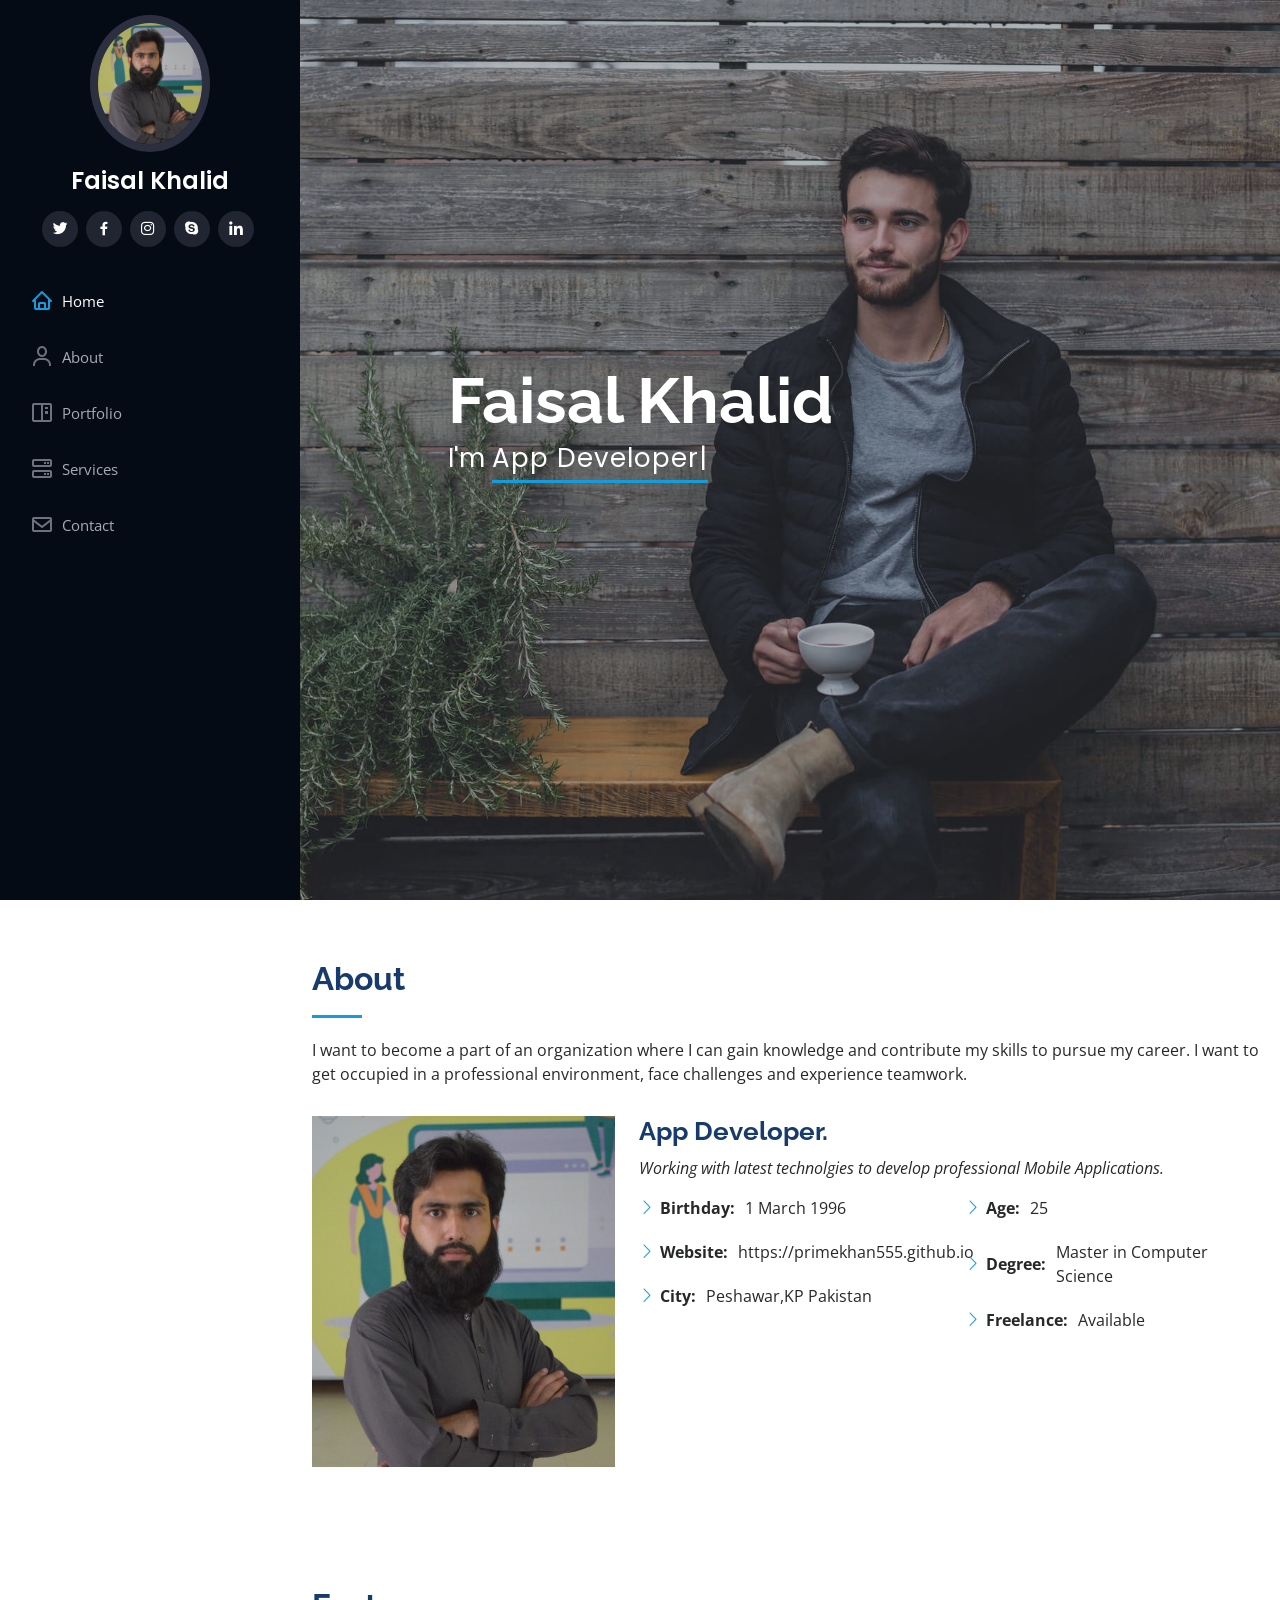
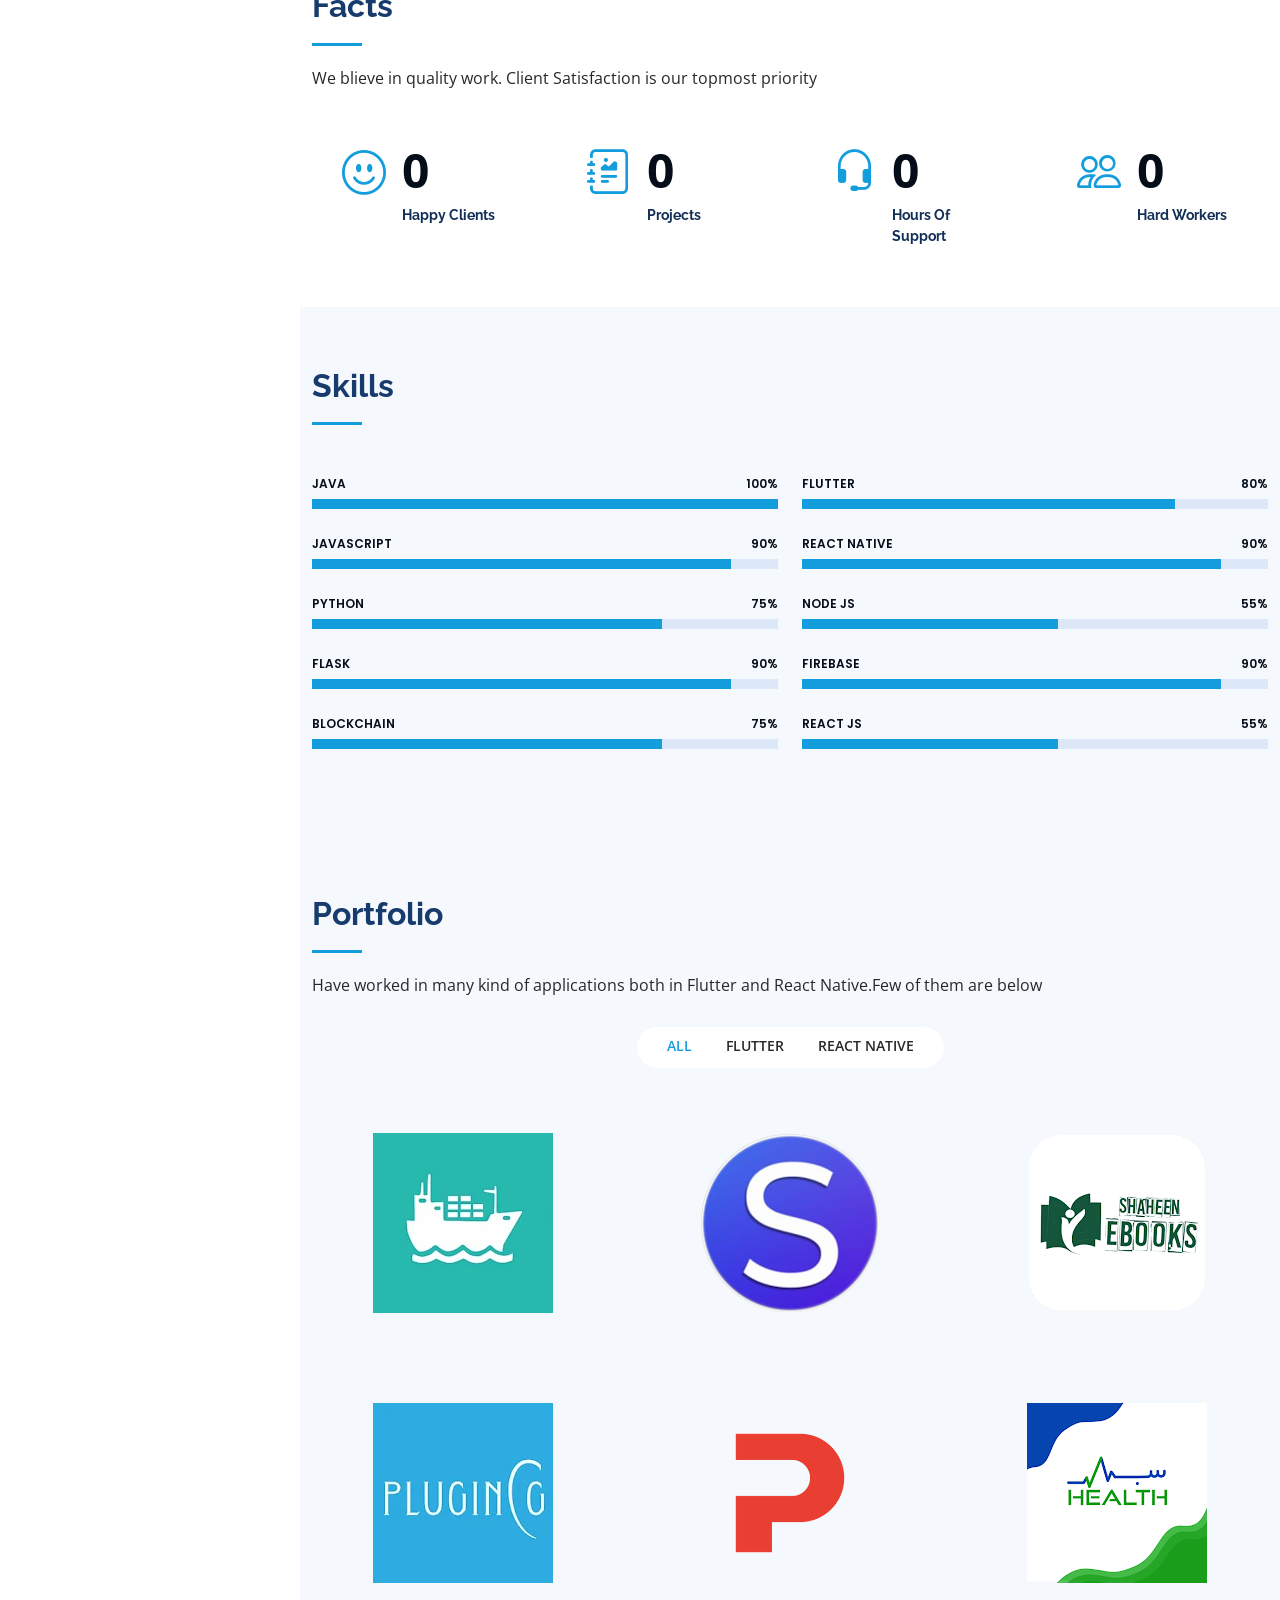
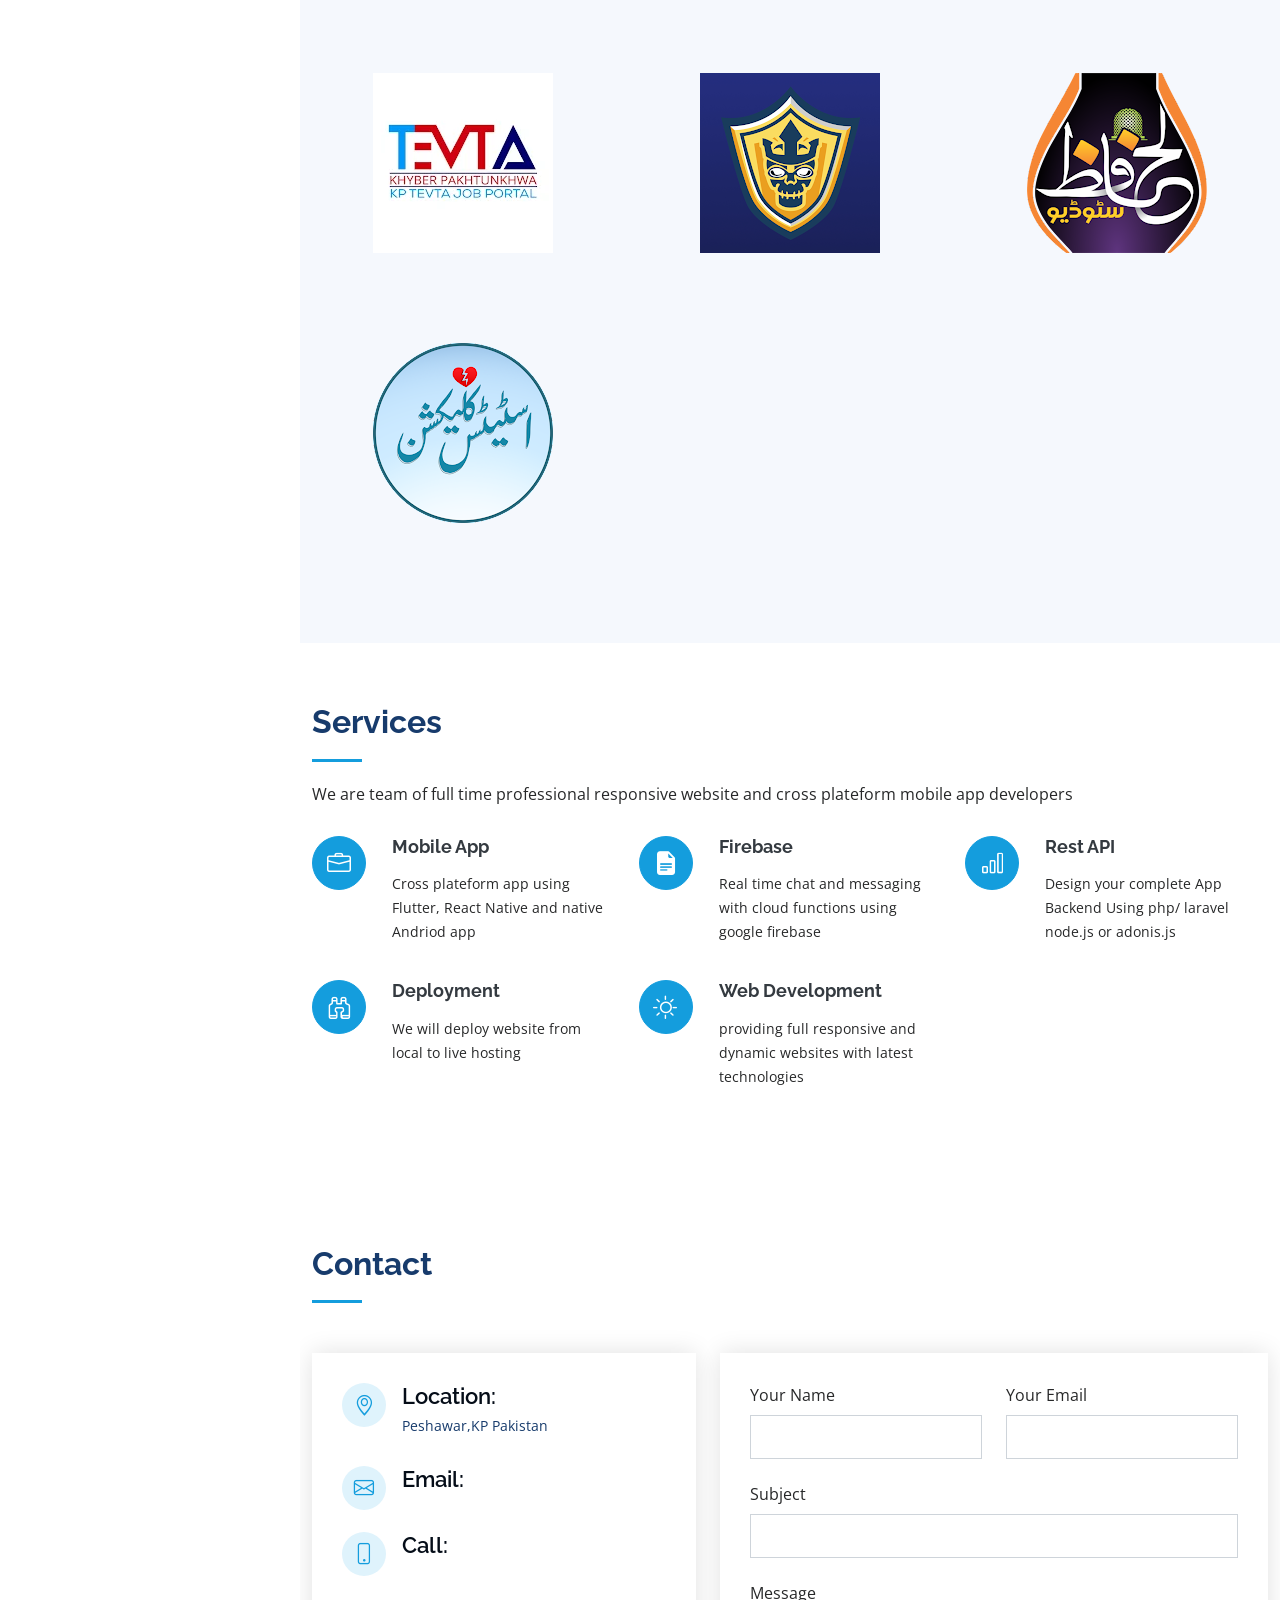
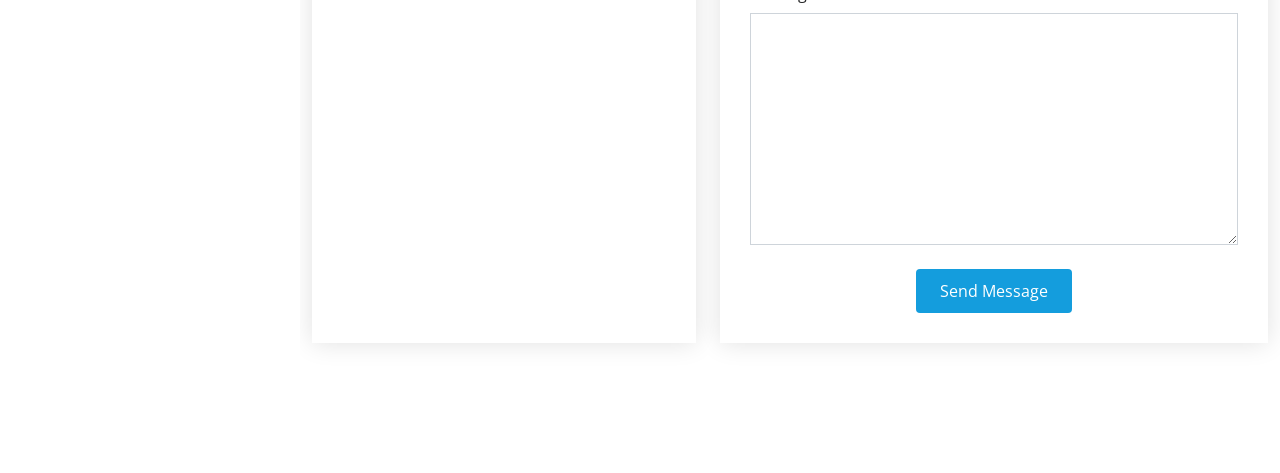
<file: index.html>
<!DOCTYPE html>
<html lang="en">

<head>
  <meta charset="utf-8">
  <meta content="width=device-width, initial-scale=1.0" name="viewport">

  <title>Faisal Khalid</title>
  <meta content="" name="description">
  <meta content="" name="keywords">

  <!-- Favicons -->
  <link href="assets/img/favicon.png" rel="icon">
  <link href="assets/img/apple-touch-icon.png" rel="apple-touch-icon">

  <!-- Google Fonts -->
  <link
    href="https://fonts.googleapis.com/css?family=Open+Sans:300,300i,400,400i,600,600i,700,700i|Raleway:300,300i,400,400i,500,500i,600,600i,700,700i|Poppins:300,300i,400,400i,500,500i,600,600i,700,700i"
    rel="stylesheet">

  <!-- Vendor CSS Files -->
  <link href="assets/vendor/aos/aos.css" rel="stylesheet">
  <link href="assets/vendor/bootstrap/css/bootstrap.min.css" rel="stylesheet">
  <link href="assets/vendor/bootstrap-icons/bootstrap-icons.css" rel="stylesheet">
  <link href="assets/vendor/boxicons/css/boxicons.min.css" rel="stylesheet">
  <link href="assets/vendor/glightbox/css/glightbox.min.css" rel="stylesheet">
  <link href="assets/vendor/swiper/swiper-bundle.min.css" rel="stylesheet">

  <!-- Template Main CSS File -->
  <link href="assets/css/style.css" rel="stylesheet">

  <!-- =======================================================
  * Template Name: iPortfolio - v3.3.0
  * Template URL: https://bootstrapmade.com/iportfolio-bootstrap-portfolio-websites-template/
  * Author: BootstrapMade.com
  * License: https://bootstrapmade.com/license/
  ======================================================== -->
  <style>
    .imgsStyle {
      padding-top: 30px;
      padding-bottom: 30px;
    }
  </style>
</head>

<body>

  <!-- ======= Mobile nav toggle button ======= -->
  <i class="bi bi-list mobile-nav-toggle d-xl-none"></i>

  <!-- ======= Header ======= -->
  <header id="header">
    <div class="d-flex flex-column">

      <div class="profile">
        <img src="assets/img/profile-img.jpg" alt="" class="img-fluid rounded-circle">
        <h1 class="text-light"><a href="index.html">Faisal Khalid</a></h1>
        <div class="social-links mt-3 text-center">
          <a href="https://twitter.com/?lang=en" class="twitter"><i class="bx bxl-twitter"></i></a>
          <!-- "https://www.facebook.com/PrimeKhan555" -->
          <a href='#' class="facebook"><i class="bx bxl-facebook"></i></a>
          <a href="#" class="instagram"><i class="bx bxl-instagram"></i></a>
          <a href="#" class="google-plus"><i class="bx bxl-skype"></i></a>
          <!-- https://www.linkedin.com/in/faisal-khalid3535 -->
          <a href="#" class="linkedin"><i class="bx bxl-linkedin"></i></a>
        </div>
      </div>

      <nav id="navbar" class="nav-menu navbar">
        <ul>
          <li><a href="#hero" class="nav-link scrollto active"><i class="bx bx-home"></i> <span>Home</span></a></li>
          <li><a href="#about" class="nav-link scrollto"><i class="bx bx-user"></i> <span>About</span></a></li>
          <!-- <li><a href="#resume" class="nav-link scrollto"><i class="bx bx-file-blank"></i> <span>Resume</span></a></li> -->
          <li><a href="#portfolio" class="nav-link scrollto"><i class="bx bx-book-content"></i>
              <span>Portfolio</span></a></li>
          <li><a href="#services" class="nav-link scrollto"><i class="bx bx-server"></i> <span>Services</span></a></li>
          <li><a href="#contact" class="nav-link scrollto"><i class="bx bx-envelope"></i> <span>Contact</span></a></li>
        </ul>
      </nav><!-- .nav-menu -->
    </div>
  </header><!-- End Header -->

  <!-- ======= Hero Section ======= -->
  <section id="hero" class="d-flex flex-column justify-content-center align-items-center">
    <div class="hero-container" data-aos="fade-in">
      <h1>Faisal Khalid</h1>
      <p>I'm <span class="typed" data-typed-items="App Developer , Freelancer , API Developer"></span></p>
    </div>
  </section><!-- End Hero -->

  <main id="main">

    <!-- ======= About Section ======= -->
    <section id="about" class="about">
      <div class="container">

        <div class="section-title">
          <h2>About</h2>
          <p>I want to become a part of an organization where I can gain knowledge and contribute my skills to pursue my
            career. I want to get occupied in a professional environment, face challenges and experience teamwork.</p>
        </div>

        <div class="row">
          <div class="col-lg-4" data-aos="fade-right">
            <img src="assets/img/profile-img.jpg" class="img-fluid" alt="">
          </div>
          <div class="col-lg-8 pt-4 pt-lg-0 content" data-aos="fade-left">
            <h3>App Developer.</h3>
            <p class="fst-italic">
              Working with latest technolgies to develop professional Mobile Applications.
            </p>
            <div class="row">
              <div class="col-lg-6">
                <ul>
                  <li><i class="bi bi-chevron-right"></i> <strong>Birthday:</strong> <span>1 March 1996</span></li>
                  <li><i class="bi bi-chevron-right"></i> <strong>Website:</strong>
                    <span>https://primekhan555.github.io</span>
                  </li>
                  <!-- <li><i class="bi bi-chevron-right"></i> <strong>Phone:</strong> <span>+92 342 9188353</span></li> -->
                  <li><i class="bi bi-chevron-right"></i> <strong>City:</strong> <span>Peshawar,KP Pakistan</span></li>
                </ul>
              </div>
              <div class="col-lg-6">
                <ul>
                  <li><i class="bi bi-chevron-right"></i> <strong>Age:</strong> <span>25</span></li>
                  <li><i class="bi bi-chevron-right"></i> <strong>Degree:</strong> <span>Master in Computer
                      Science</span></li>
                  <!-- <li><i class="bi bi-chevron-right"></i> <strong>Email:</strong>
                    <span>faisalkhalid3535@gmail.com</span>
                  </li> -->
                  <li><i class="bi bi-chevron-right"></i> <strong>Freelance:</strong> <span>Available</span></li>
                </ul>
              </div>
            </div>
            <!--   <p>
              Officiis eligendi itaque labore et dolorum mollitia officiis optio vero. Quisquam sunt adipisci omnis et ut. Nulla accusantium dolor incidunt officia tempore. Et eius omnis.
              Cupiditate ut dicta maxime officiis quidem quia. Sed et consectetur qui quia repellendus itaque neque. Aliquid amet quidem ut quaerat cupiditate. Ab et eum qui repellendus omnis culpa magni laudantium dolores.
            </p> -->
          </div>
        </div>

      </div>
    </section><!-- End About Section -->

    <!-- ======= Facts Section ======= -->
    <section id="facts" class="facts">
      <div class="container">

        <div class="section-title">
          <h2>Facts</h2>
          <p>We blieve in quality work. Client Satisfaction is our topmost priority</p>
        </div>

        <div class="row no-gutters">

          <div class="col-lg-3 col-md-6 d-md-flex align-items-md-stretch" data-aos="fade-up">
            <div class="count-box">
              <i class="bi bi-emoji-smile"></i>
              <span data-purecounter-start="0" data-purecounter-end="50" data-purecounter-duration="1"
                class="purecounter"></span>
              <p><strong>Happy Clients</strong></p>
            </div>
          </div>

          <div class="col-lg-3 col-md-6 d-md-flex align-items-md-stretch" data-aos="fade-up" data-aos-delay="100">
            <div class="count-box">
              <i class="bi bi-journal-richtext"></i>
              <span data-purecounter-start="0" data-purecounter-end="62" data-purecounter-duration="1"
                class="purecounter"></span>
              <p><strong>Projects</strong></p>
            </div>
          </div>

          <div class="col-lg-3 col-md-6 d-md-flex align-items-md-stretch" data-aos="fade-up" data-aos-delay="200">
            <div class="count-box">
              <i class="bi bi-headset"></i>
              <span data-purecounter-start="0" data-purecounter-end="763" data-purecounter-duration="1"
                class="purecounter"></span>
              <p><strong>Hours Of Support</strong></p>
            </div>
          </div>

          <div class="col-lg-3 col-md-6 d-md-flex align-items-md-stretch" data-aos="fade-up" data-aos-delay="300">
            <div class="count-box">
              <i class="bi bi-people"></i>
              <span data-purecounter-start="0" data-purecounter-end="20" data-purecounter-duration="1"
                class="purecounter"></span>
              <p><strong>Hard Workers</strong></p>
            </div>
          </div>

        </div>

      </div>
    </section><!-- End Facts Section -->

    <!-- ======= Skills Section ======= -->
    <section id="skills" class="skills section-bg">
      <div class="container">

        <div class="section-title">
          <h2>Skills</h2>
          <!--  <p>Magnam dolores commodi suscipit. Necessitatibus eius consequatur ex aliquid fuga eum quidem. Sit sint consectetur velit. Quisquam quos quisquam cupiditate. Et nemo qui impedit suscipit alias ea. Quia fugiat sit in iste officiis commodi quidem hic quas.</p> -->
        </div>

        <div class="row skills-content">

          <div class="col-lg-6" data-aos="fade-up">

            <div class="progress">
              <span class="skill">Java <i class="val">100%</i></span>
              <div class="progress-bar-wrap">
                <div class="progress-bar" role="progressbar" aria-valuenow="100" aria-valuemin="0" aria-valuemax="100">
                </div>
              </div>
            </div>

            <div class="progress">
              <span class="skill">JavaScript <i class="val">90%</i></span>
              <div class="progress-bar-wrap">
                <div class="progress-bar" role="progressbar" aria-valuenow="90" aria-valuemin="0" aria-valuemax="100">
                </div>
              </div>
            </div>

            <div class="progress">
              <span class="skill">Python <i class="val">75%</i></span>
              <div class="progress-bar-wrap">
                <div class="progress-bar" role="progressbar" aria-valuenow="75" aria-valuemin="0" aria-valuemax="100">
                </div>
              </div>
            </div>

            <div class="progress">
              <span class="skill">Flask <i class="val">90%</i></span>
              <div class="progress-bar-wrap">
                <div class="progress-bar" role="progressbar" aria-valuenow="90" aria-valuemin="0" aria-valuemax="100">
                </div>
              </div>
            </div>

            <div class="progress">
              <span class="skill">Blockchain <i class="val">75%</i></span>
              <div class="progress-bar-wrap">
                <div class="progress-bar" role="progressbar" aria-valuenow="75" aria-valuemin="0" aria-valuemax="100">
                </div>
              </div>
            </div>

          </div>

          <div class="col-lg-6" data-aos="fade-up" data-aos-delay="100">

            <div class="progress">
              <span class="skill">Flutter <i class="val">80%</i></span>
              <div class="progress-bar-wrap">
                <div class="progress-bar" role="progressbar" aria-valuenow="80" aria-valuemin="0" aria-valuemax="100">
                </div>
              </div>
            </div>

            <div class="progress">
              <span class="skill">React Native <i class="val">90%</i></span>
              <div class="progress-bar-wrap">
                <div class="progress-bar" role="progressbar" aria-valuenow="90" aria-valuemin="0" aria-valuemax="100">
                </div>
              </div>
            </div>

            <div class="progress">
              <span class="skill">Node js <i class="val">55%</i></span>
              <div class="progress-bar-wrap">
                <div class="progress-bar" role="progressbar" aria-valuenow="55" aria-valuemin="0" aria-valuemax="100">
                </div>
              </div>
            </div>

            <div class="progress">
              <span class="skill">FIREBASE <i class="val">90%</i></span>
              <div class="progress-bar-wrap">
                <div class="progress-bar" role="progressbar" aria-valuenow="90" aria-valuemin="0" aria-valuemax="100">
                </div>
              </div>
            </div>

            <div class="progress">
              <span class="skill">React js <i class="val">55%</i></span>
              <div class="progress-bar-wrap">
                <div class="progress-bar" role="progressbar" aria-valuenow="55" aria-valuemin="0" aria-valuemax="100">
                </div>
              </div>
            </div>


          </div>

        </div>

      </div>
    </section><!-- End Skills Section -->

    <!-- ======= Resume Section ======= -->
    <!--  <section id="resume" class="resume">
      <div class="container">

        <div class="section-title">
          <h2>Resume</h2>
          <p>Magnam dolores commodi suscipit. Necessitatibus eius consequatur ex aliquid fuga eum quidem. Sit sint consectetur velit. Quisquam quos quisquam cupiditate. Et nemo qui impedit suscipit alias ea. Quia fugiat sit in iste officiis commodi quidem hic quas.</p>
        </div>

        <div class="row">
          <div class="col-lg-6" data-aos="fade-up">
            <h3 class="resume-title">Sumary</h3>
            <div class="resume-item pb-0">
              <h4>Alex Smith</h4>
              <p><em>Innovative and deadline-driven Graphic Designer with 3+ years of experience designing and developing user-centered digital/print marketing material from initial concept to final, polished deliverable.</em></p>
              <ul>
                <li>Portland par 127,Orlando, FL</li>
                <li>(123) 456-7891</li>
                <li>alice.barkley@example.com</li>
              </ul>
            </div>

            <h3 class="resume-title">Education</h3>
            <div class="resume-item">
              <h4>Master of Fine Arts &amp; Graphic Design</h4>
              <h5>2015 - 2016</h5>
              <p><em>Rochester Institute of Technology, Rochester, NY</em></p>
              <p>Qui deserunt veniam. Et sed aliquam labore tempore sed quisquam iusto autem sit. Ea vero voluptatum qui ut dignissimos deleniti nerada porti sand markend</p>
            </div>
            <div class="resume-item">
              <h4>Bachelor of Fine Arts &amp; Graphic Design</h4>
              <h5>2010 - 2014</h5>
              <p><em>Rochester Institute of Technology, Rochester, NY</em></p>
              <p>Quia nobis sequi est occaecati aut. Repudiandae et iusto quae reiciendis et quis Eius vel ratione eius unde vitae rerum voluptates asperiores voluptatem Earum molestiae consequatur neque etlon sader mart dila</p>
            </div>
          </div>
          <div class="col-lg-6" data-aos="fade-up" data-aos-delay="100">
            <h3 class="resume-title">Professional Experience</h3>
            <div class="resume-item">
              <h4>Senior graphic design specialist</h4>
              <h5>2019 - Present</h5>
              <p><em>Experion, New York, NY </em></p>
              <ul>
                <li>Lead in the design, development, and implementation of the graphic, layout, and production communication materials</li>
                <li>Delegate tasks to the 7 members of the design team and provide counsel on all aspects of the project. </li>
                <li>Supervise the assessment of all graphic materials in order to ensure quality and accuracy of the design</li>
                <li>Oversee the efficient use of production project budgets ranging from $2,000 - $25,000</li>
              </ul>
            </div>
            <div class="resume-item">
              <h4>Graphic design specialist</h4>
              <h5>2017 - 2018</h5>
              <p><em>Stepping Stone Advertising, New York, NY</em></p>
              <ul>
                <li>Developed numerous marketing programs (logos, brochures,infographics, presentations, and advertisements).</li>
                <li>Managed up to 5 projects or tasks at a given time while under pressure</li>
                <li>Recommended and consulted with clients on the most appropriate graphic design</li>
                <li>Created 4+ design presentations and proposals a month for clients and account managers</li>
              </ul>
            </div>
          </div>
        </div>

      </div>
    </section> -->

    <!-- ======= Portfolio Section ======= -->
    <section id="portfolio" class="portfolio section-bg">
      <div class="container">

        <div class="section-title">
          <h2>Portfolio</h2>
          <p>Have worked in many kind of applications both in Flutter and React Native.Few of them are below</p>
        </div>

        <div class="row" data-aos="fade-up">
          <div class="col-lg-12 d-flex justify-content-center">
            <ul id="portfolio-flters">
              <li data-filter="*" class="filter-active">All</li>
              <li data-filter=".filter-app">Flutter</li>
              <li data-filter=".filter-card">React Native</li>
              <!-- <li data-filter=".filter-web">Web</li> -->
            </ul>
          </div>
        </div>

        <div class="row portfolio-container" data-aos="fade-up" data-aos-delay="100">

          <div class="col-lg-4 col-md-6 portfolio-item filter-app">
            <div class="portfolio-wrap">
              <center>
                <img src="assets/img/tradister/1.webp" class="img-fluid imgsStyle" alt="">
              </center>
              <div class="portfolio-links">
                <a href="assets/img/tradister/2.webp" data-gallery="portfolioGallery" class="portfolio-lightbox"
                  title="Tradister"><i class="bx bx-plus"></i></a>
                <a href="projectDetails/tradister-details.html" title="More Details"><i class="bx bx-link"></i></a>
              </div>
            </div>
          </div>

          <div class="col-lg-4 col-md-6 portfolio-item filter-app">
            <div class="portfolio-wrap">
              <center><img src="assets/img/studento/1.webp" class="img-fluid imgsStyle" alt=""></center>
              <div class="portfolio-links">
                <a href="assets/img/studento/2.webp" data-gallery="portfolioGallery" class="portfolio-lightbox"
                  title="Studento"><i class="bx bx-plus"></i></a>
                <a href="projectDetails/studento-details.html" title="More Details"><i class="bx bx-link"></i></a>
              </div>
            </div>
          </div>

          <div class="col-lg-4 col-md-6 portfolio-item filter-app">
            <div class="portfolio-wrap">
              <center><img src="assets/img/shaheenEbook/1.webp" class="img-fluid imgsStyle" alt=""></center>

              <div class="portfolio-links">
                <a href="assets/img/shaheenEbook/2.webp" data-gallery="portfolioGallery" class="portfolio-lightbox"
                  title="Shaheen ebooks | Urdu Novels - Poetry - Wishes"><i class="bx bx-plus"></i></a>
                <a href="projectDetails/shaheenEbook-details.html" title="More Details"><i class="bx bx-link"></i></a>
              </div>
            </div>
          </div>

          <div class="col-lg-4 col-md-6 portfolio-item filter-app">
            <div class="portfolio-wrap">
              <center><img src="assets/img/plugincg/1.webp" class="img-fluid imgsStyle" alt=""></center>

              <div class="portfolio-links">
                <a href="assets/img/plugincg/1.webp" data-gallery="portfolioGallery" class="portfolio-lightbox"
                  title="Card 2"><i class="bx bx-plus"></i></a>
                <a href="projectDetails/plugincg-details.html" title="More Details"><i class="bx bx-link"></i></a>
              </div>
            </div>
          </div>

          <div class="col-lg-4 col-md-6 portfolio-item filter-card">
            <div class="portfolio-wrap">
              <center><img src="assets/img/proAlign/1.webp" class="img-fluid imgsStyle" alt=""></center>

              <div class="portfolio-links">
                <a href="assets/img/proAlign/1.webp" data-gallery="portfolioGallery" class="portfolio-lightbox"
                  title="Web 2"><i class="bx bx-plus"></i></a>
                <a href="projectDetails/proalign-details.html" title="More Details"><i class="bx bx-link"></i></a>
              </div>
            </div>
          </div>

          <div class="col-lg-4 col-md-6 portfolio-item filter-card">
            <div class="portfolio-wrap">
              <center><img src="assets/img/subhealth/1.webp" class="img-fluid imgsStyle" alt=""></center>

              <div class="portfolio-links">
                <a href="assets/img/subhealth/1.webp" data-gallery="portfolioGallery" class="portfolio-lightbox"
                  title="App 3"><i class="bx bx-plus"></i></a>
                <a href="projectDetails/subhealth-details.html" title="More Details"><i class="bx bx-link"></i></a>
              </div>
            </div>
          </div>

          <div class="col-lg-4 col-md-6 portfolio-item filter-app">
            <div class="portfolio-wrap">
              <center><img src="assets/img/kptevta/1.webp" class="img-fluid imgsStyle" alt=""></center>

              <div class="portfolio-links">
                <a href="assets/img/kptevta/1.webp" data-gallery="portfolioGallery" class="portfolio-lightbox"
                  title="Card 1"><i class="bx bx-plus"></i></a>
                <a href="projectDetails/kptevta-details.html" title="More Details"><i class="bx bx-link"></i></a>
              </div>
            </div>
          </div>

          <div class="col-lg-4 col-md-6 portfolio-item filter-app">
            <div class="portfolio-wrap">
              <center><img src="assets/img/swimwarrier/1.webp" class="img-fluid imgsStyle" alt=""></center>
              <div class="portfolio-links">
                <a href="assets/img/swimwarrier/1.webp" data-gallery="portfolioGallery" class="portfolio-lightbox"
                  title="Card 3"><i class="bx bx-plus"></i></a>
                <a href="projectDetails/swimwarrier-details.html" title="More Details"><i class="bx bx-link"></i></a>
              </div>
            </div>
          </div>

          <div class="col-lg-4 col-md-6 portfolio-item filter-app">
            <div class="portfolio-wrap">
              <center><img src="assets/img/alhafiz/1.webp" class="img-fluid imgsStyle" alt=""></center>
              <div class="portfolio-links">
                <a href="assets/img/alhafiz/1.webp" data-gallery="portfolioGallery" class="portfolio-lightbox"
                  title="Web 3"><i class="bx bx-plus"></i></a>
                <a href="projectDetails/alhafiz-details.html" title="More Details"><i class="bx bx-link"></i></a>
              </div>
            </div>
          </div>
          <div class="col-lg-4 col-md-6 portfolio-item filter-app">
            <div class="portfolio-wrap">
              <center><img src="assets/img/statusCollection/1.webp" class="img-fluid imgsStyle" alt=""></center>
              <div class="portfolio-links">
                <a href="assets/img/statusCollection/1.webp" data-gallery="portfolioGallery" class="portfolio-lightbox"
                  title="Web 3"><i class="bx bx-plus"></i></a>
                <a href="projectDetails/statusCollection-details.html" title="More Details"><i
                    class="bx bx-link"></i></a>
              </div>
            </div>
          </div>
        </div>

      </div>
    </section><!-- End Portfolio Section -->

    <!-- ======= Services Section ======= -->
    <section id="services" class="services">
      <div class="container">

        <div class="section-title">
          <h2>Services</h2>
          <p>We are team of full time professional responsive website and cross plateform mobile app developers</p>
        </div>

        <div class="row">
          <div class="col-lg-4 col-md-6 icon-box" data-aos="fade-up">
            <div class="icon"><i class="bi bi-briefcase"></i></div>
            <h4 class="title"><a href="">Mobile App</a></h4>
            <p class="description">Cross plateform app using Flutter, React Native and native Andriod app</p>
          </div>
          <div class="col-lg-4 col-md-6 icon-box" data-aos="fade-up" data-aos-delay="100">
            <div class="icon"><i class="bi bi-file-earmark-text-fill"></i></div>
            <h4 class="title"><a href="">Firebase</a></h4>
            <p class="description">Real time chat and messaging with cloud functions using google firebase</p>
          </div>
          <div class="col-lg-4 col-md-6 icon-box" data-aos="fade-up" data-aos-delay="200">
            <div class="icon"><i class="bi bi-bar-chart"></i></div>
            <h4 class="title"><a href="">Rest API</a></h4>
            <p class="description">Design your complete App Backend Using php/ laravel node.js or adonis.js</p>
          </div>
          <div class="col-lg-4 col-md-6 icon-box" data-aos="fade-up" data-aos-delay="300">
            <div class="icon"><i class="bi bi-binoculars"></i></div>
            <h4 class="title"><a href="">Deployment</a></h4>
            <p class="description">We will deploy website from local to live hosting</p>
          </div>
          <div class="col-lg-4 col-md-6 icon-box" data-aos="fade-up" data-aos-delay="400">
            <div class="icon"><i class="bi bi-brightness-high"></i></div>
            <h4 class="title"><a href="">Web Development</a></h4>
            <p class="description">providing full responsive and dynamic websites with latest technologies</p>
          </div>
          <!-- <div class="col-lg-4 col-md-6 icon-box" data-aos="fade-up" data-aos-delay="500">
            <div class="icon"><i class="bi bi-calendar4-week"></i></div>
            <h4 class="title"><a href="">Eiusmod Tempor</a></h4>
            <p class="description">Et harum quidem rerum facilis est et expedita distinctio. Nam libero tempore, cum soluta nobis est eligendi</p>
          </div> -->
        </div>

      </div>
    </section><!-- End Services Section -->

    <!-- ======= Testimonials Section ======= -->
    <!-- <section id="testimonials" class="testimonials section-bg">
      <div class="container">

        <div class="section-title">
          <h2>Testimonials</h2>
          <p>Magnam dolores commodi suscipit. Necessitatibus eius consequatur ex aliquid fuga eum quidem. Sit sint consectetur velit. Quisquam quos quisquam cupiditate. Et nemo qui impedit suscipit alias ea. Quia fugiat sit in iste officiis commodi quidem hic quas.</p>
        </div>

        <div class="testimonials-slider swiper-container" data-aos="fade-up" data-aos-delay="100">
          <div class="swiper-wrapper">

            <div class="swiper-slide">
              <div class="testimonial-item" data-aos="fade-up">
                <p>
                  <i class="bx bxs-quote-alt-left quote-icon-left"></i>
                  Proin iaculis purus consequat sem cure digni ssim donec porttitora entum suscipit rhoncus. Accusantium quam, ultricies eget id, aliquam eget nibh et. Maecen aliquam, risus at semper.
                  <i class="bx bxs-quote-alt-right quote-icon-right"></i>
                </p>
                <img src="assets/img/testimonials/testimonials-1.jpg" class="testimonial-img" alt="">
                <h3>Saul Goodman</h3>
                <h4>Ceo &amp; Founder</h4>
              </div>
            </div>

            <div class="swiper-slide">
              <div class="testimonial-item" data-aos="fade-up" data-aos-delay="100">
                <p>
                  <i class="bx bxs-quote-alt-left quote-icon-left"></i>
                  Export tempor illum tamen malis malis eram quae irure esse labore quem cillum quid cillum eram malis quorum velit fore eram velit sunt aliqua noster fugiat irure amet legam anim culpa.
                  <i class="bx bxs-quote-alt-right quote-icon-right"></i>
                </p>
                <img src="assets/img/testimonials/testimonials-2.jpg" class="testimonial-img" alt="">
                <h3>Sara Wilsson</h3>
                <h4>Designer</h4>
              </div>
            </div>

            <div class="swiper-slide">
              <div class="testimonial-item" data-aos="fade-up" data-aos-delay="200">
                <p>
                  <i class="bx bxs-quote-alt-left quote-icon-left"></i>
                  Enim nisi quem export duis labore cillum quae magna enim sint quorum nulla quem veniam duis minim tempor labore quem eram duis noster aute amet eram fore quis sint minim.
                  <i class="bx bxs-quote-alt-right quote-icon-right"></i>
                </p>
                <img src="assets/img/testimonials/testimonials-3.jpg" class="testimonial-img" alt="">
                <h3>Jena Karlis</h3>
                <h4>Store Owner</h4>
              </div>
            </div>

            <div class="swiper-slide">
              <div class="testimonial-item" data-aos="fade-up" data-aos-delay="300">
                <p>
                  <i class="bx bxs-quote-alt-left quote-icon-left"></i>
                  Fugiat enim eram quae cillum dolore dolor amet nulla culpa multos export minim fugiat minim velit minim dolor enim duis veniam ipsum anim magna sunt elit fore quem dolore labore illum veniam.
                  <i class="bx bxs-quote-alt-right quote-icon-right"></i>
                </p>
                <img src="assets/img/testimonials/testimonials-4.jpg" class="testimonial-img" alt="">
                <h3>Matt Brandon</h3>
                <h4>Freelancer</h4>
              </div>
            </div>

            <div class="swiper-slide">
              <div class="testimonial-item" data-aos="fade-up" data-aos-delay="400">
                <p>
                  <i class="bx bxs-quote-alt-left quote-icon-left"></i>
                  Quis quorum aliqua sint quem legam fore sunt eram irure aliqua veniam tempor noster veniam enim culpa labore duis sunt culpa nulla illum cillum fugiat legam esse veniam culpa fore nisi cillum quid.
                  <i class="bx bxs-quote-alt-right quote-icon-right"></i>
                </p>
                <img src="assets/img/testimonials/testimonials-5.jpg" class="testimonial-img" alt="">
                <h3>John Larson</h3>
                <h4>Entrepreneur</h4>
              </div>
            </div>

          </div>
          <div class="swiper-pagination"></div>
        </div>

      </div>
    </section> -->

    <!-- ======= Contact Section ======= -->
    <section id="contact" class="contact">
      <div class="container">

        <div class="section-title">
          <h2>Contact</h2>
          <!-- <p>Magnam dolores commodi suscipit. Necessitatibus eius consequatur ex aliquid fuga eum quidem. Sit sint consectetur velit. Quisquam quos quisquam cupiditate. Et nemo qui impedit suscipit alias ea. Quia fugiat sit in iste officiis commodi quidem hic quas.</p>
 -->
        </div>

        <div class="row" data-aos="fade-in">

          <div class="col-lg-5 d-flex align-items-stretch">
            <div class="info">
              <div class="address">
                <i class="bi bi-geo-alt"></i>
                <h4>Location:</h4>
                <p>Peshawar,KP Pakistan</p>
              </div>

              <div class="email">
                <i class="bi bi-envelope"></i>
                <h4>Email:</h4>
                <!-- <p>faisalkhalid3535@gmail.com</p> -->
                <p></p>
              </div>

              <div class="phone">
                <i class="bi bi-phone"></i>
                <h4>Call:</h4>
                <!-- <p>+92 342 9188353</p> -->
                <p></p>
              </div>

              <iframe
                src="https://www.google.com/maps/embed?pb=!1m14!1m8!1m3!1d12097.433213460943!2d-74.0062269!3d40.7101282!3m2!1i1024!2i768!4f13.1!3m3!1m2!1s0x0%3A0xb89d1fe6bc499443!2sDowntown+Conference+Center!5e0!3m2!1smk!2sbg!4v1539943755621"
                frameborder="0" style="border:0; width: 100%; height: 290px;" allowfullscreen></iframe>
            </div>

          </div>

          <div class="col-lg-7 mt-5 mt-lg-0 d-flex align-items-stretch">
            <form action="forms/contact.php" method="post" role="form" class="php-email-form">
              <div class="row">
                <div class="form-group col-md-6">
                  <label for="name">Your Name</label>
                  <input type="text" name="name" class="form-control" id="name" required>
                </div>
                <div class="form-group col-md-6">
                  <label for="name">Your Email</label>
                  <input type="email" class="form-control" name="email" id="email" required>
                </div>
              </div>
              <div class="form-group">
                <label for="name">Subject</label>
                <input type="text" class="form-control" name="subject" id="subject" required>
              </div>
              <div class="form-group">
                <label for="name">Message</label>
                <textarea class="form-control" name="message" rows="10" required></textarea>
              </div>
              <div class="my-3">
                <div class="loading">Loading</div>
                <div class="error-message"></div>
                <div class="sent-message">Your message has been sent. Thank you!</div>
              </div>
              <div class="text-center"><button type="submit">Send Message</button></div>
            </form>
          </div>

        </div>

      </div>
    </section><!-- End Contact Section -->

  </main><!-- End #main -->

  <!-- ======= Footer ======= -->
  <!--  <footer id="footer">
    <div class="container">
      <div class="copyright">
        &copy; Copyright <strong><span>iPortfolio</span></strong>
      </div>
      <div class="credits">
        
        Designed by <a href="https://bootstrapmade.com/">BootstrapMade</a>
      </div>
    </div>
  </footer> -->

  <a href="#" class="back-to-top d-flex align-items-center justify-content-center"><i
      class="bi bi-arrow-up-short"></i></a>

  <!-- Vendor JS Files -->
  <script src="assets/vendor/aos/aos.js"></script>
  <script src="assets/vendor/bootstrap/js/bootstrap.bundle.min.js"></script>
  <script src="assets/vendor/glightbox/js/glightbox.min.js"></script>
  <script src="assets/vendor/isotope-layout/isotope.pkgd.min.js"></script>
  <script src="assets/vendor/php-email-form/validate.js"></script>
  <script src="assets/vendor/purecounter/purecounter.js"></script>
  <script src="assets/vendor/swiper/swiper-bundle.min.js"></script>
  <script src="assets/vendor/typed.js/typed.min.js"></script>
  <script src="assets/vendor/waypoints/noframework.waypoints.js"></script>

  <!-- Template Main JS File -->
  <script src="assets/js/main.js"></script>

</body>

</html>
</file>
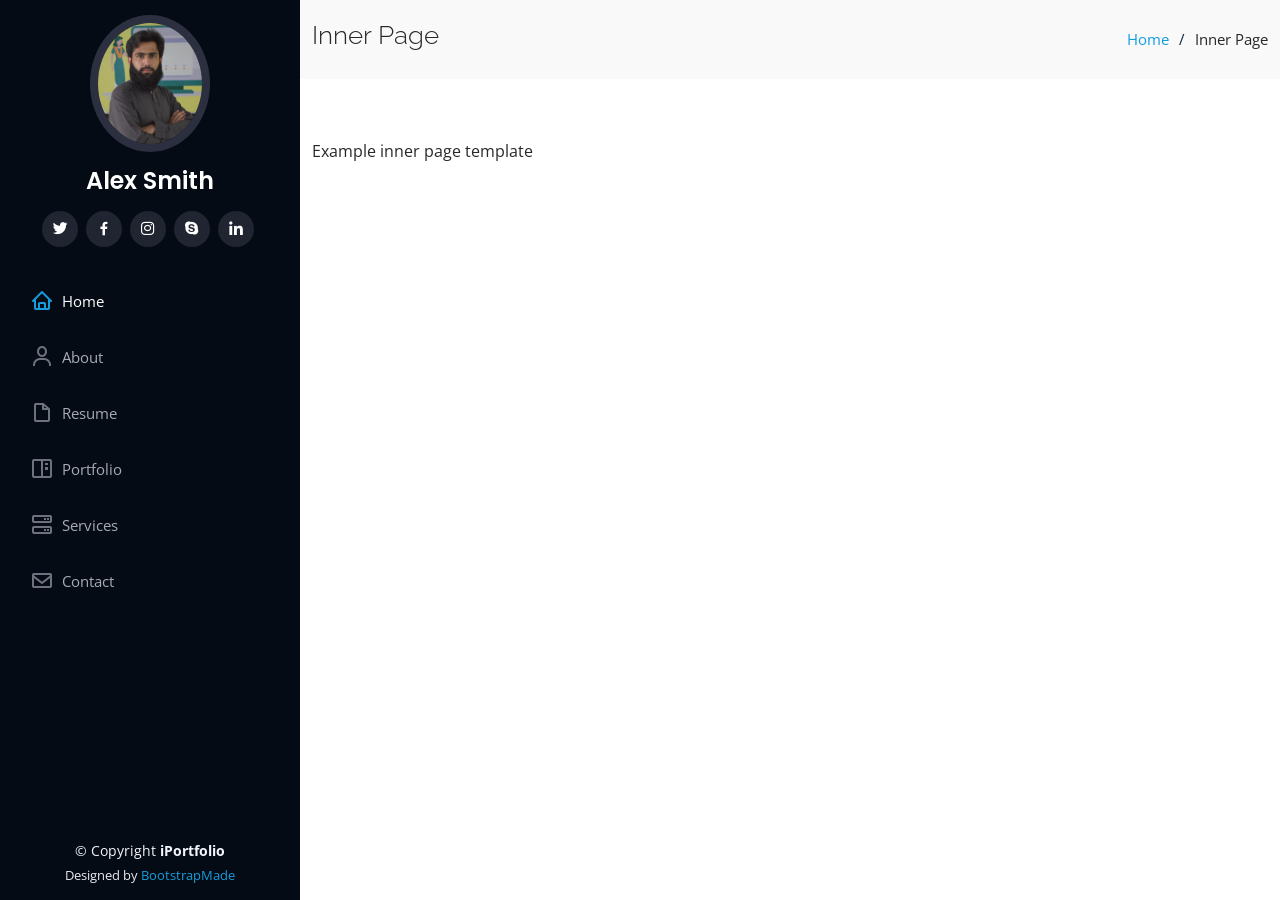
<file: inner-page.html>
<!DOCTYPE html>
<html lang="en">

<head>
  <meta charset="utf-8">
  <meta content="width=device-width, initial-scale=1.0" name="viewport">

  <title>Inner Page - iPortfolio Bootstrap Template</title>
  <meta content="" name="description">
  <meta content="" name="keywords">

  <!-- Favicons -->
  <link href="assets/img/favicon.png" rel="icon">
  <link href="assets/img/apple-touch-icon.png" rel="apple-touch-icon">

  <!-- Google Fonts -->
  <link href="https://fonts.googleapis.com/css?family=Open+Sans:300,300i,400,400i,600,600i,700,700i|Raleway:300,300i,400,400i,500,500i,600,600i,700,700i|Poppins:300,300i,400,400i,500,500i,600,600i,700,700i" rel="stylesheet">

  <!-- Vendor CSS Files -->
  <link href="assets/vendor/aos/aos.css" rel="stylesheet">
  <link href="assets/vendor/bootstrap/css/bootstrap.min.css" rel="stylesheet">
  <link href="assets/vendor/bootstrap-icons/bootstrap-icons.css" rel="stylesheet">
  <link href="assets/vendor/boxicons/css/boxicons.min.css" rel="stylesheet">
  <link href="assets/vendor/glightbox/css/glightbox.min.css" rel="stylesheet">
  <link href="assets/vendor/swiper/swiper-bundle.min.css" rel="stylesheet">

  <!-- Template Main CSS File -->
  <link href="assets/css/style.css" rel="stylesheet">

  <!-- =======================================================
  * Template Name: iPortfolio - v3.3.0
  * Template URL: https://bootstrapmade.com/iportfolio-bootstrap-portfolio-websites-template/
  * Author: BootstrapMade.com
  * License: https://bootstrapmade.com/license/
  ======================================================== -->
</head>

<body>

  <!-- ======= Mobile nav toggle button ======= -->
  <i class="bi bi-list mobile-nav-toggle d-xl-none"></i>

  <!-- ======= Header ======= -->
  <header id="header">
    <div class="d-flex flex-column">

      <div class="profile">
        <img src="assets/img/profile-img.jpg" alt="" class="img-fluid rounded-circle">
        <h1 class="text-light"><a href="index.html">Alex Smith</a></h1>
        <div class="social-links mt-3 text-center">
          <a href="#" class="twitter"><i class="bx bxl-twitter"></i></a>
          <a href="#" class="facebook"><i class="bx bxl-facebook"></i></a>
          <a href="#" class="instagram"><i class="bx bxl-instagram"></i></a>
          <a href="#" class="google-plus"><i class="bx bxl-skype"></i></a>
          <a href="#" class="linkedin"><i class="bx bxl-linkedin"></i></a>
        </div>
      </div>

      <nav id="navbar" class="nav-menu navbar">
        <ul>
          <li><a href="#hero" class="nav-link scrollto active"><i class="bx bx-home"></i> <span>Home</span></a></li>
          <li><a href="#about" class="nav-link scrollto"><i class="bx bx-user"></i> <span>About</span></a></li>
          <li><a href="#resume" class="nav-link scrollto"><i class="bx bx-file-blank"></i> <span>Resume</span></a></li>
          <li><a href="#portfolio" class="nav-link scrollto"><i class="bx bx-book-content"></i> <span>Portfolio</span></a></li>
          <li><a href="#services" class="nav-link scrollto"><i class="bx bx-server"></i> <span>Services</span></a></li>
          <li><a href="#contact" class="nav-link scrollto"><i class="bx bx-envelope"></i> <span>Contact</span></a></li>
        </ul>
      </nav><!-- .nav-menu -->
    </div>
  </header><!-- End Header -->

  <main id="main">

    <!-- ======= Breadcrumbs ======= -->
    <section class="breadcrumbs">
      <div class="container">

        <div class="d-flex justify-content-between align-items-center">
          <h2>Inner Page</h2>
          <ol>
            <li><a href="index.html">Home</a></li>
            <li>Inner Page</li>
          </ol>
        </div>

      </div>
    </section><!-- End Breadcrumbs -->

    <section class="inner-page">
      <div class="container">
        <p>
          Example inner page template
        </p>
      </div>
    </section>

  </main><!-- End #main -->

  <!-- ======= Footer ======= -->
  <footer id="footer">
    <div class="container">
      <div class="copyright">
        &copy; Copyright <strong><span>iPortfolio</span></strong>
      </div>
      <div class="credits">
        <!-- All the links in the footer should remain intact. -->
        <!-- You can delete the links only if you purchased the pro version. -->
        <!-- Licensing information: https://bootstrapmade.com/license/ -->
        <!-- Purchase the pro version with working PHP/AJAX contact form: https://bootstrapmade.com/iportfolio-bootstrap-portfolio-websites-template/ -->
        Designed by <a href="https://bootstrapmade.com/">BootstrapMade</a>
      </div>
    </div>
  </footer><!-- End  Footer -->

  <a href="#" class="back-to-top d-flex align-items-center justify-content-center"><i class="bi bi-arrow-up-short"></i></a>

  <!-- Vendor JS Files -->
  <script src="assets/vendor/aos/aos.js"></script>
  <script src="assets/vendor/bootstrap/js/bootstrap.bundle.min.js"></script>
  <script src="assets/vendor/glightbox/js/glightbox.min.js"></script>
  <script src="assets/vendor/isotope-layout/isotope.pkgd.min.js"></script>
  <script src="assets/vendor/php-email-form/validate.js"></script>
  <script src="assets/vendor/purecounter/purecounter.js"></script>
  <script src="assets/vendor/swiper/swiper-bundle.min.js"></script>
  <script src="assets/vendor/typed.js/typed.min.js"></script>
  <script src="assets/vendor/waypoints/noframework.waypoints.js"></script>

  <!-- Template Main JS File -->
  <script src="assets/js/main.js"></script>

</body>

</html>
</file>
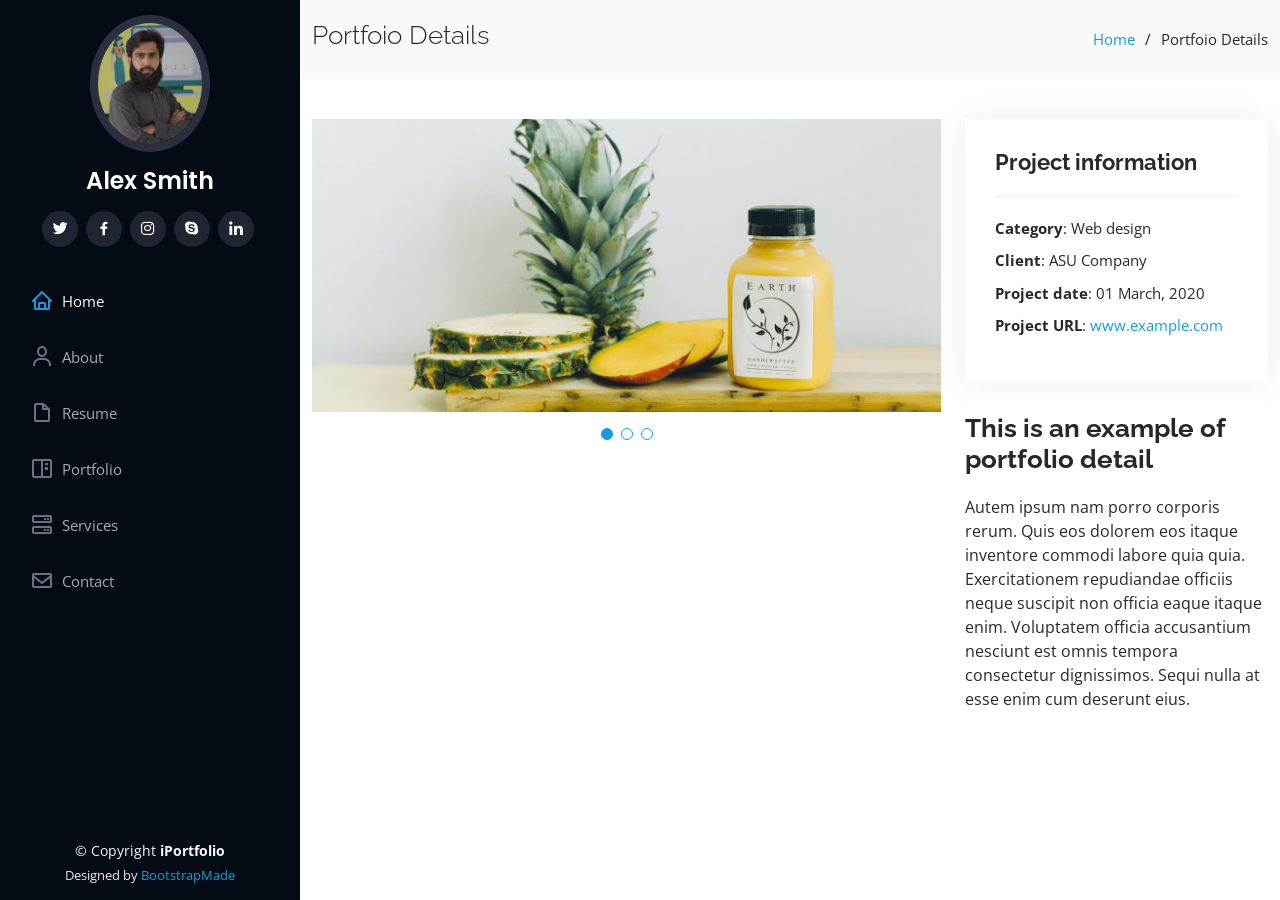
<file: portfolio-details.html>
<!DOCTYPE html>
<html lang="en">

<head>
  <meta charset="utf-8">
  <meta content="width=device-width, initial-scale=1.0" name="viewport">

  <title>Portfolio Details - iPortfolio Bootstrap Template</title>
  <meta content="" name="description">
  <meta content="" name="keywords">

  <!-- Favicons -->
  <link href="assets/img/favicon.png" rel="icon">
  <link href="assets/img/apple-touch-icon.png" rel="apple-touch-icon">

  <!-- Google Fonts -->
  <link href="https://fonts.googleapis.com/css?family=Open+Sans:300,300i,400,400i,600,600i,700,700i|Raleway:300,300i,400,400i,500,500i,600,600i,700,700i|Poppins:300,300i,400,400i,500,500i,600,600i,700,700i" rel="stylesheet">

  <!-- Vendor CSS Files -->
  <link href="assets/vendor/aos/aos.css" rel="stylesheet">
  <link href="assets/vendor/bootstrap/css/bootstrap.min.css" rel="stylesheet">
  <link href="assets/vendor/bootstrap-icons/bootstrap-icons.css" rel="stylesheet">
  <link href="assets/vendor/boxicons/css/boxicons.min.css" rel="stylesheet">
  <link href="assets/vendor/glightbox/css/glightbox.min.css" rel="stylesheet">
  <link href="assets/vendor/swiper/swiper-bundle.min.css" rel="stylesheet">

  <!-- Template Main CSS File -->
  <link href="assets/css/style.css" rel="stylesheet">

  <!-- =======================================================
  * Template Name: iPortfolio - v3.3.0
  * Template URL: https://bootstrapmade.com/iportfolio-bootstrap-portfolio-websites-template/
  * Author: BootstrapMade.com
  * License: https://bootstrapmade.com/license/
  ======================================================== -->
</head>

<body>

  <!-- ======= Mobile nav toggle button ======= -->
  <i class="bi bi-list mobile-nav-toggle d-xl-none"></i>

  <!-- ======= Header ======= -->
  <header id="header">
    <div class="d-flex flex-column">

      <div class="profile">
        <img src="assets/img/profile-img.jpg" alt="" class="img-fluid rounded-circle">
        <h1 class="text-light"><a href="index.html">Alex Smith</a></h1>
        <div class="social-links mt-3 text-center">
          <a href="#" class="twitter"><i class="bx bxl-twitter"></i></a>
          <a href="#" class="facebook"><i class="bx bxl-facebook"></i></a>
          <a href="#" class="instagram"><i class="bx bxl-instagram"></i></a>
          <a href="#" class="google-plus"><i class="bx bxl-skype"></i></a>
          <a href="#" class="linkedin"><i class="bx bxl-linkedin"></i></a>
        </div>
      </div>

      <nav id="navbar" class="nav-menu navbar">
        <ul>
          <li><a href="#hero" class="nav-link scrollto active"><i class="bx bx-home"></i> <span>Home</span></a></li>
          <li><a href="#about" class="nav-link scrollto"><i class="bx bx-user"></i> <span>About</span></a></li>
          <li><a href="#resume" class="nav-link scrollto"><i class="bx bx-file-blank"></i> <span>Resume</span></a></li>
          <li><a href="#portfolio" class="nav-link scrollto"><i class="bx bx-book-content"></i> <span>Portfolio</span></a></li>
          <li><a href="#services" class="nav-link scrollto"><i class="bx bx-server"></i> <span>Services</span></a></li>
          <li><a href="#contact" class="nav-link scrollto"><i class="bx bx-envelope"></i> <span>Contact</span></a></li>
        </ul>
      </nav><!-- .nav-menu -->
    </div>
  </header><!-- End Header -->

  <main id="main">

    <!-- ======= Breadcrumbs ======= -->
    <section id="breadcrumbs" class="breadcrumbs">
      <div class="container">

        <div class="d-flex justify-content-between align-items-center">
          <h2>Portfoio Details</h2>
          <ol>
            <li><a href="index.html">Home</a></li>
            <li>Portfoio Details</li>
          </ol>
        </div>

      </div>
    </section><!-- End Breadcrumbs -->

    <!-- ======= Portfolio Details Section ======= -->
    <section id="portfolio-details" class="portfolio-details">
      <div class="container">

        <div class="row gy-4">

          <div class="col-lg-8">
            <div class="portfolio-details-slider swiper-container">
              <div class="swiper-wrapper align-items-center">

                <div class="swiper-slide">
                  <img src="assets/img/portfolio/portfolio-details-1.jpg" alt="">
                </div>

                <div class="swiper-slide">
                  <img src="assets/img/portfolio/portfolio-details-2.jpg" alt="">
                </div>

                <div class="swiper-slide">
                  <img src="assets/img/portfolio/portfolio-details-3.jpg" alt="">
                </div>

              </div>
              <div class="swiper-pagination"></div>
            </div>
          </div>

          <div class="col-lg-4">
            <div class="portfolio-info">
              <h3>Project information</h3>
              <ul>
                <li><strong>Category</strong>: Web design</li>
                <li><strong>Client</strong>: ASU Company</li>
                <li><strong>Project date</strong>: 01 March, 2020</li>
                <li><strong>Project URL</strong>: <a href="#">www.example.com</a></li>
              </ul>
            </div>
            <div class="portfolio-description">
              <h2>This is an example of portfolio detail</h2>
              <p>
                Autem ipsum nam porro corporis rerum. Quis eos dolorem eos itaque inventore commodi labore quia quia. Exercitationem repudiandae officiis neque suscipit non officia eaque itaque enim. Voluptatem officia accusantium nesciunt est omnis tempora consectetur dignissimos. Sequi nulla at esse enim cum deserunt eius.
              </p>
            </div>
          </div>

        </div>

      </div>
    </section><!-- End Portfolio Details Section -->

  </main><!-- End #main -->

  <!-- ======= Footer ======= -->
  <footer id="footer">
    <div class="container">
      <div class="copyright">
        &copy; Copyright <strong><span>iPortfolio</span></strong>
      </div>
      <div class="credits">
        <!-- All the links in the footer should remain intact. -->
        <!-- You can delete the links only if you purchased the pro version. -->
        <!-- Licensing information: https://bootstrapmade.com/license/ -->
        <!-- Purchase the pro version with working PHP/AJAX contact form: https://bootstrapmade.com/iportfolio-bootstrap-portfolio-websites-template/ -->
        Designed by <a href="https://bootstrapmade.com/">BootstrapMade</a>
      </div>
    </div>
  </footer><!-- End  Footer -->

  <a href="#" class="back-to-top d-flex align-items-center justify-content-center"><i class="bi bi-arrow-up-short"></i></a>

  <!-- Vendor JS Files -->
  <script src="assets/vendor/aos/aos.js"></script>
  <script src="assets/vendor/bootstrap/js/bootstrap.bundle.min.js"></script>
  <script src="assets/vendor/glightbox/js/glightbox.min.js"></script>
  <script src="assets/vendor/isotope-layout/isotope.pkgd.min.js"></script>
  <script src="assets/vendor/php-email-form/validate.js"></script>
  <script src="assets/vendor/purecounter/purecounter.js"></script>
  <script src="assets/vendor/swiper/swiper-bundle.min.js"></script>
  <script src="assets/vendor/typed.js/typed.min.js"></script>
  <script src="assets/vendor/waypoints/noframework.waypoints.js"></script>

  <!-- Template Main JS File -->
  <script src="assets/js/main.js"></script>

</body>

</html>
</file>
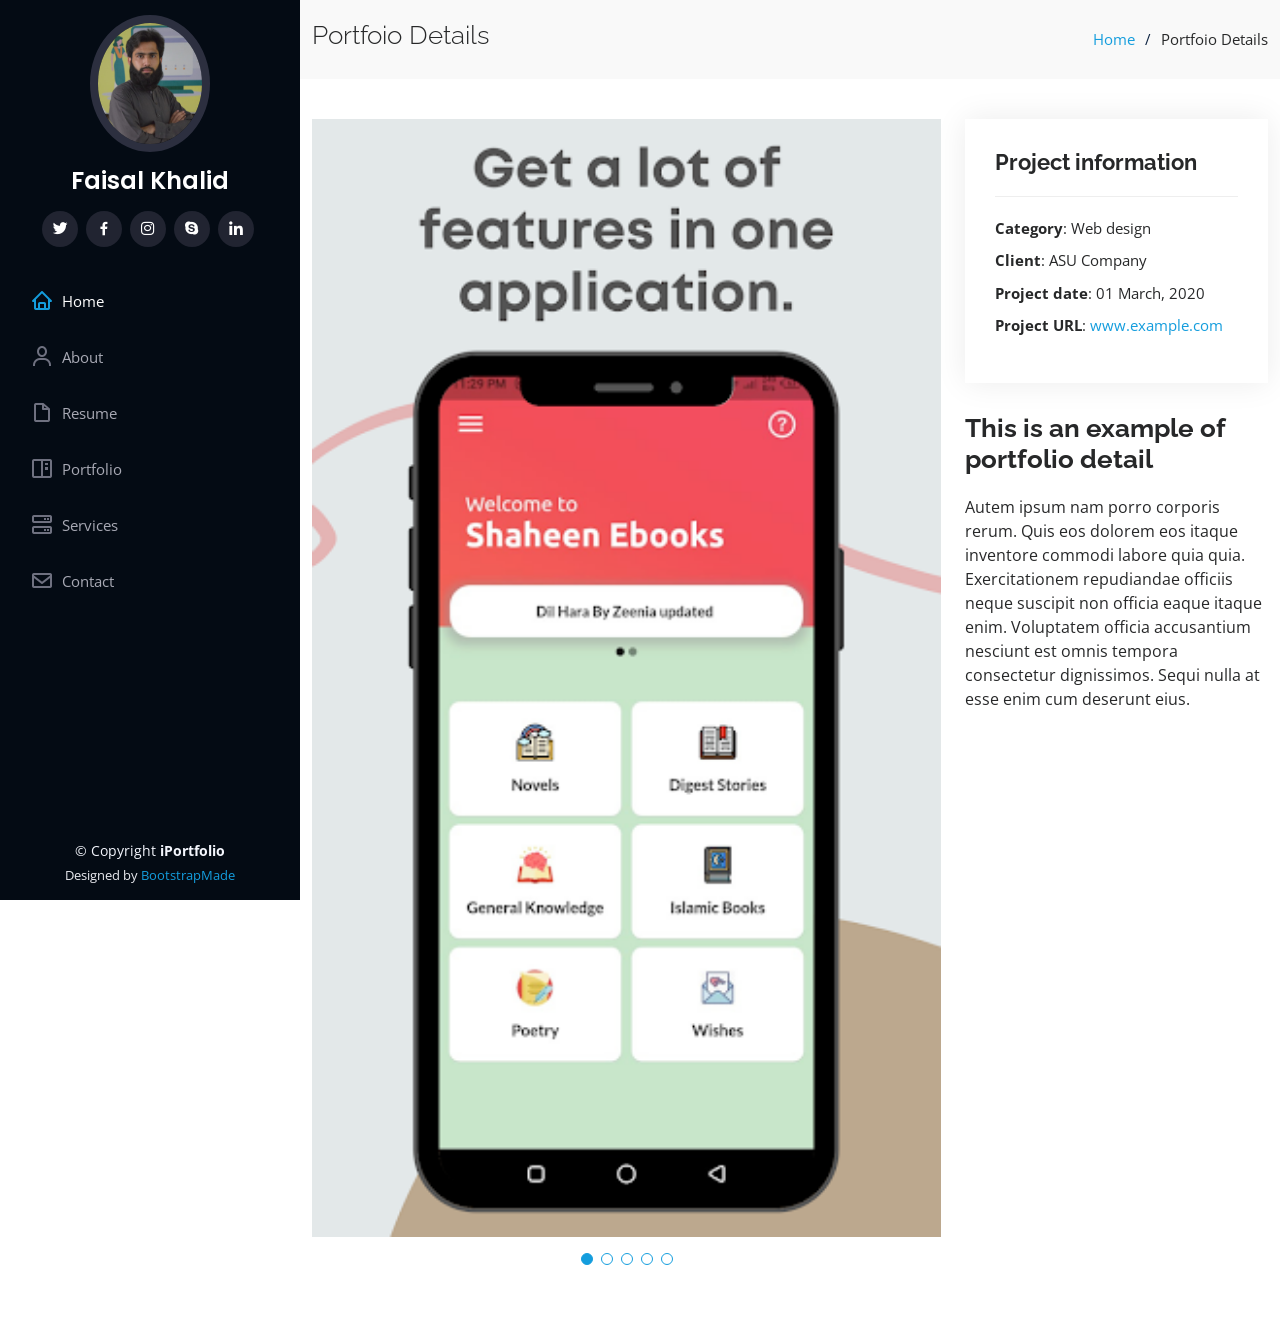
<file: projectDetails/shaheenEbook-details.html>
<!DOCTYPE html>
<html lang="en">

<head>
  <meta charset="utf-8">
  <meta content="width=device-width, initial-scale=1.0" name="viewport">

  <title>Portfolio Details - iPortfolio Bootstrap Template</title>
  <meta content="" name="description">
  <meta content="" name="keywords">

  <!-- Favicons -->
  <link href="../assets/img/favicon.png" rel="icon">
  <link href="../assets/img/apple-touch-icon.png" rel="apple-touch-icon">

  <!-- Google Fonts -->
  <link href="https://fonts.googleapis.com/css?family=Open+Sans:300,300i,400,400i,600,600i,700,700i|Raleway:300,300i,400,400i,500,500i,600,600i,700,700i|Poppins:300,300i,400,400i,500,500i,600,600i,700,700i" rel="stylesheet">

  <!-- Vendor CSS Files -->
  <link href="../assets/vendor/aos/aos.css" rel="stylesheet">
  <link href="../assets/vendor/bootstrap/css/bootstrap.min.css" rel="stylesheet">
  <link href="../assets/vendor/bootstrap-icons/bootstrap-icons.css" rel="stylesheet">
  <link href="../assets/vendor/boxicons/css/boxicons.min.css" rel="stylesheet">
  <link href="../assets/vendor/glightbox/css/glightbox.min.css" rel="stylesheet">
  <link href="../assets/vendor/swiper/swiper-bundle.min.css" rel="stylesheet">

  <!-- Template Main CSS File -->
  <link href="../assets/css/style.css" rel="stylesheet">

  <!-- =======================================================
  * Template Name: iPortfolio - v3.3.0
  * Template URL: https://bootstrapmade.com/iportfolio-bootstrap-portfolio-websites-template/
  * Author: BootstrapMade.com
  * License: https://bootstrapmade.com/license/
  ======================================================== -->
</head>

<body>

  <!-- ======= Mobile nav toggle button ======= -->
  <i class="bi bi-list mobile-nav-toggle d-xl-none"></i>

  <!-- ======= Header ======= -->
  <header id="header">
    <div class="d-flex flex-column">

      <div class="profile">
        <img src="../assets/img/profile-img.jpg" alt="" class="img-fluid rounded-circle">
        <h1 class="text-light"><a href="../index.html">Faisal Khalid</a></h1>
        <div class="social-links mt-3 text-center">
          <a href="#" class="twitter"><i class="bx bxl-twitter"></i></a>
          <a href="#" class="facebook"><i class="bx bxl-facebook"></i></a>
          <a href="#" class="instagram"><i class="bx bxl-instagram"></i></a>
          <a href="#" class="google-plus"><i class="bx bxl-skype"></i></a>
          <a href="#" class="linkedin"><i class="bx bxl-linkedin"></i></a>
        </div>
      </div>

      <nav id="navbar" class="nav-menu navbar">
        <ul>
          <li><a href="../index.html#hero" class="nav-link scrollto active"><i class="bx bx-home"></i> <span>Home</span></a></li>
          <li><a href="../index.html#about" class="nav-link scrollto"><i class="bx bx-user"></i> <span>About</span></a></li>
          <li><a href="../index.html#resume" class="nav-link scrollto"><i class="bx bx-file-blank"></i> <span>Resume</span></a></li>
          <li><a href="../index.html#portfolio" class="nav-link scrollto"><i class="bx bx-book-content"></i> <span>Portfolio</span></a></li>
          <li><a href="../index.html#services" class="nav-link scrollto"><i class="bx bx-server"></i> <span>Services</span></a></li>
          <li><a href="../index.html#contact" class="nav-link scrollto"><i class="bx bx-envelope"></i> <span>Contact</span></a></li>
        </ul>
      </nav><!-- .nav-menu -->
    </div>
  </header><!-- End Header -->

  <main id="main">

    <!-- ======= Breadcrumbs ======= -->
    <section id="breadcrumbs" class="breadcrumbs">
      <div class="container">

        <div class="d-flex justify-content-between align-items-center">
          <h2>Portfoio Details</h2>
          <ol>
            <li><a href="../index.html">Home</a></li>
            <li>Portfoio Details</li>
          </ol>
        </div>

      </div>
    </section><!-- End Breadcrumbs -->

    <!-- ======= Portfolio Details Section ======= -->
    <section id="portfolio-details" class="portfolio-details">
      <div class="container">

        <div class="row gy-4">

          <div class="col-lg-8">
            <div class="portfolio-details-slider swiper-container">
              <div class="swiper-wrapper align-items-center">

                <div class="swiper-slide">
                  <img src="../assets/img/shaheenEbook/2.webp" alt="">
                </div>
                <div class="swiper-slide">
                  <img src="../assets/img/shaheenEbook/3.webp" alt="">
                </div>
                <div class="swiper-slide">
                  <img src="../assets/img/shaheenEbook/4.webp" alt="">
                </div>
                <div class="swiper-slide">
                  <img src="../assets/img/shaheenEbook/5.webp" alt="">
                </div>
                <div class="swiper-slide">
                  <img src="../assets/img/shaheenEbook/6.webp" alt="">
                </div>

              </div>
              <div class="swiper-pagination"></div>
            </div>
          </div>

          <div class="col-lg-4">
            <div class="portfolio-info">
              <h3>Project information</h3>
              <ul>
                <li><strong>Category</strong>: Web design</li>
                <li><strong>Client</strong>: ASU Company</li>
                <li><strong>Project date</strong>: 01 March, 2020</li>
                <li><strong>Project URL</strong>: <a href="#">www.example.com</a></li>
              </ul>
            </div>
            <div class="portfolio-description">
              <h2>This is an example of portfolio detail</h2>
              <p>
                Autem ipsum nam porro corporis rerum. Quis eos dolorem eos itaque inventore commodi labore quia quia. Exercitationem repudiandae officiis neque suscipit non officia eaque itaque enim. Voluptatem officia accusantium nesciunt est omnis tempora consectetur dignissimos. Sequi nulla at esse enim cum deserunt eius.
              </p>
            </div>
          </div>

        </div>

      </div>
    </section><!-- End Portfolio Details Section -->

  </main><!-- End #main -->

  <!-- ======= Footer ======= -->
  <footer id="footer">
    <div class="container">
      <div class="copyright">
        &copy; Copyright <strong><span>iPortfolio</span></strong>
      </div>
      <div class="credits">
        <!-- All the links in the footer should remain intact. -->
        <!-- You can delete the links only if you purchased the pro version. -->
        <!-- Licensing information: https://bootstrapmade.com/license/ -->
        <!-- Purchase the pro version with working PHP/AJAX contact form: https://bootstrapmade.com/iportfolio-bootstrap-portfolio-websites-template/ -->
        Designed by <a href="https://bootstrapmade.com/">BootstrapMade</a>
      </div>
    </div>
  </footer><!-- End  Footer -->

  <a href="#" class="back-to-top d-flex align-items-center justify-content-center"><i class="bi bi-arrow-up-short"></i></a>

  <!-- Vendor JS Files -->
  <script src="../assets/vendor/aos/aos.js"></script>
  <script src="../assets/vendor/bootstrap/js/bootstrap.bundle.min.js"></script>
  <script src="../assets/vendor/glightbox/js/glightbox.min.js"></script>
  <script src="../assets/vendor/isotope-layout/isotope.pkgd.min.js"></script>
  <script src="../assets/vendor/php-email-form/validate.js"></script>
  <script src="../assets/vendor/purecounter/purecounter.js"></script>
  <script src="../assets/vendor/swiper/swiper-bundle.min.js"></script>
  <script src="../assets/vendor/typed.js/typed.min.js"></script>
  <script src="../assets/vendor/waypoints/noframework.waypoints.js"></script>

  <!-- Template Main JS File -->
  <script src="../assets/js/main.js"></script>

</body>

</html>
</file>
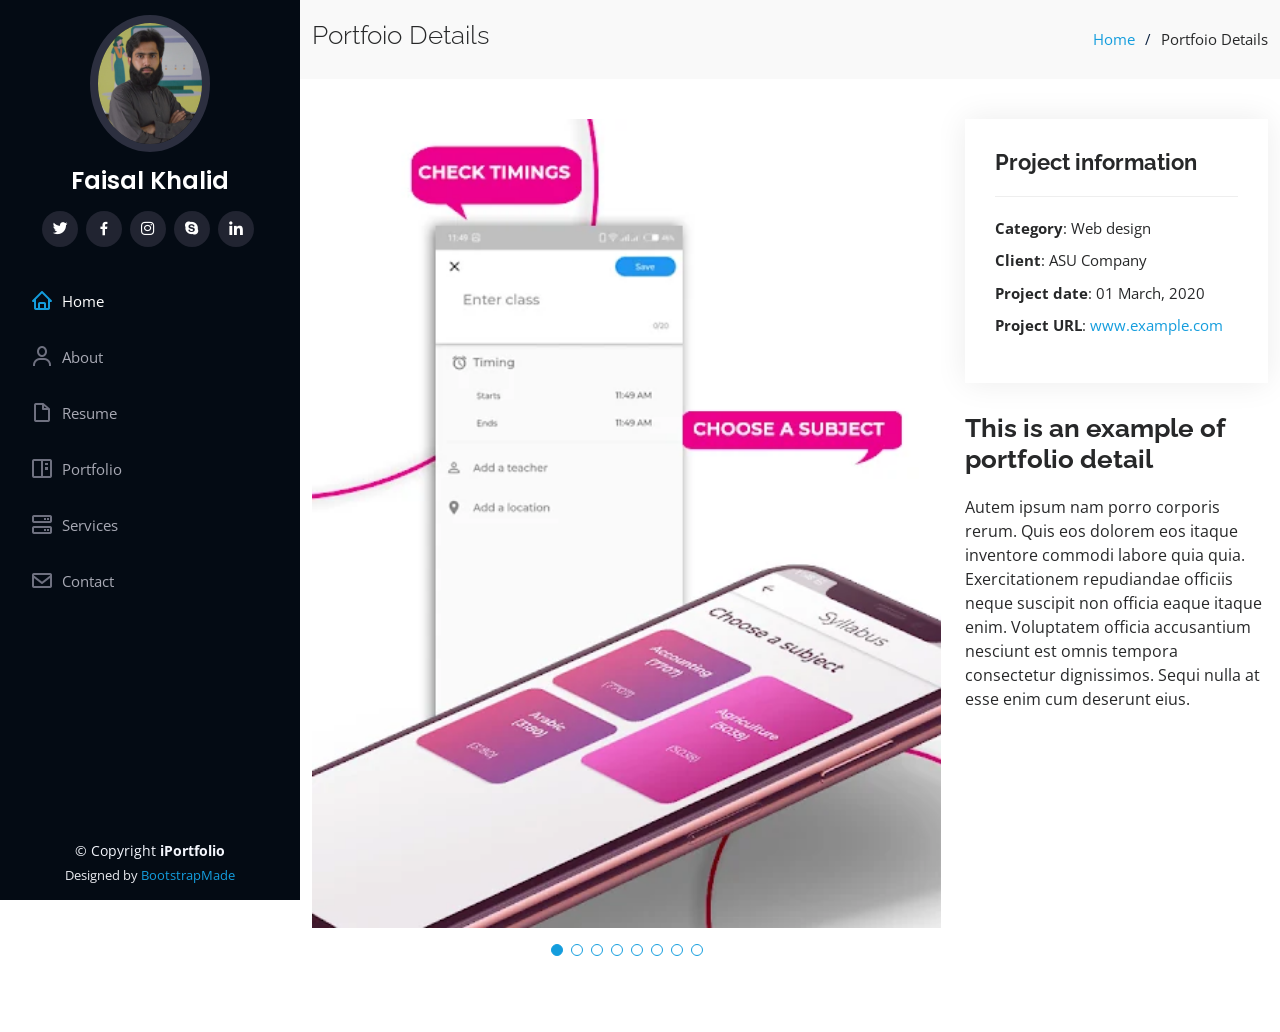
<file: projectDetails/studento-details.html>
<!DOCTYPE html>
<html lang="en">

<head>
  <meta charset="utf-8">
  <meta content="width=device-width, initial-scale=1.0" name="viewport">

  <title>Portfolio Details - iPortfolio Bootstrap Template</title>
  <meta content="" name="description">
  <meta content="" name="keywords">

  <!-- Favicons -->
  <link href="../assets/img/favicon.png" rel="icon">
  <link href="../assets/img/apple-touch-icon.png" rel="apple-touch-icon">

  <!-- Google Fonts -->
  <link href="https://fonts.googleapis.com/css?family=Open+Sans:300,300i,400,400i,600,600i,700,700i|Raleway:300,300i,400,400i,500,500i,600,600i,700,700i|Poppins:300,300i,400,400i,500,500i,600,600i,700,700i" rel="stylesheet">

  <!-- Vendor CSS Files -->
  <link href="../assets/vendor/aos/aos.css" rel="stylesheet">
  <link href="../assets/vendor/bootstrap/css/bootstrap.min.css" rel="stylesheet">
  <link href="../assets/vendor/bootstrap-icons/bootstrap-icons.css" rel="stylesheet">
  <link href="../assets/vendor/boxicons/css/boxicons.min.css" rel="stylesheet">
  <link href="../assets/vendor/glightbox/css/glightbox.min.css" rel="stylesheet">
  <link href="../assets/vendor/swiper/swiper-bundle.min.css" rel="stylesheet">

  <!-- Template Main CSS File -->
  <link href="../assets/css/style.css" rel="stylesheet">

  <!-- =======================================================
  * Template Name: iPortfolio - v3.3.0
  * Template URL: https://bootstrapmade.com/iportfolio-bootstrap-portfolio-websites-template/
  * Author: BootstrapMade.com
  * License: https://bootstrapmade.com/license/
  ======================================================== -->
</head>

<body>

  <!-- ======= Mobile nav toggle button ======= -->
  <i class="bi bi-list mobile-nav-toggle d-xl-none"></i>

  <!-- ======= Header ======= -->
  <header id="header">
    <div class="d-flex flex-column">

      <div class="profile">
        <img src="../assets/img/profile-img.jpg" alt="" class="img-fluid rounded-circle">
        <h1 class="text-light"><a href="../index.html">Faisal Khalid</a></h1>
        <div class="social-links mt-3 text-center">
          <a href="#" class="twitter"><i class="bx bxl-twitter"></i></a>
          <a href="#" class="facebook"><i class="bx bxl-facebook"></i></a>
          <a href="#" class="instagram"><i class="bx bxl-instagram"></i></a>
          <a href="#" class="google-plus"><i class="bx bxl-skype"></i></a>
          <a href="#" class="linkedin"><i class="bx bxl-linkedin"></i></a>
        </div>
      </div>

      <nav id="navbar" class="nav-menu navbar">
        <ul>
          <li><a href="../index.html#hero" class="nav-link scrollto active"><i class="bx bx-home"></i> <span>Home</span></a></li>
          <li><a href="../index.html#about" class="nav-link scrollto"><i class="bx bx-user"></i> <span>About</span></a></li>
          <li><a href="../index.html#resume" class="nav-link scrollto"><i class="bx bx-file-blank"></i> <span>Resume</span></a></li>
          <li><a href="../index.html#portfolio" class="nav-link scrollto"><i class="bx bx-book-content"></i> <span>Portfolio</span></a></li>
          <li><a href="../index.html#services" class="nav-link scrollto"><i class="bx bx-server"></i> <span>Services</span></a></li>
          <li><a href="../index.html#contact" class="nav-link scrollto"><i class="bx bx-envelope"></i> <span>Contact</span></a></li>
        </ul>
      </nav><!-- .nav-menu -->
    </div>
  </header><!-- End Header -->

  <main id="main">

    <!-- ======= Breadcrumbs ======= -->
    <section id="breadcrumbs" class="breadcrumbs">
      <div class="container">

        <div class="d-flex justify-content-between align-items-center">
          <h2>Portfoio Details</h2>
          <ol>
            <li><a href="../index.html">Home</a></li>
            <li>Portfoio Details</li>
          </ol>
        </div>

      </div>
    </section><!-- End Breadcrumbs -->

    <!-- ======= Portfolio Details Section ======= -->
    <section id="portfolio-details" class="portfolio-details">
      <div class="container">

        <div class="row gy-4">

          <div class="col-lg-8">
            <div class="portfolio-details-slider swiper-container">
              <div class="swiper-wrapper align-items-center">

                <div class="swiper-slide">
                  <img src="../assets/img/studento/2.webp" alt="">
                </div>
                <div class="swiper-slide">
                  <img src="../assets/img/studento/3.webp" alt="">
                </div>
                <div class="swiper-slide">
                  <img src="../assets/img/studento/4.webp" alt="">
                </div>
                <div class="swiper-slide">
                  <img src="../assets/img/studento/5.webp" alt="">
                </div>
                <div class="swiper-slide">
                  <img src="../assets/img/studento/6.webp" alt="">
                </div>
                <div class="swiper-slide">
                  <img src="../assets/img/studento/7.webp" alt="">
                </div>
                <div class="swiper-slide">
                  <img src="../assets/img/studento/8.webp" alt="">
                </div>
                <div class="swiper-slide">
                  <img src="../assets/img/studento/9.webp" alt="">
                </div>
              </div>
              <div class="swiper-pagination"></div>
            </div>
          </div>

          <div class="col-lg-4">
            <div class="portfolio-info">
              <h3>Project information</h3>
              <ul>
                <li><strong>Category</strong>: Web design</li>
                <li><strong>Client</strong>: ASU Company</li>
                <li><strong>Project date</strong>: 01 March, 2020</li>
                <li><strong>Project URL</strong>: <a href="#">www.example.com</a></li>
              </ul>
            </div>
            <div class="portfolio-description">
              <h2>This is an example of portfolio detail</h2>
              <p>
                Autem ipsum nam porro corporis rerum. Quis eos dolorem eos itaque inventore commodi labore quia quia. Exercitationem repudiandae officiis neque suscipit non officia eaque itaque enim. Voluptatem officia accusantium nesciunt est omnis tempora consectetur dignissimos. Sequi nulla at esse enim cum deserunt eius.
              </p>
            </div>
          </div>

        </div>

      </div>
    </section><!-- End Portfolio Details Section -->

  </main><!-- End #main -->

  <!-- ======= Footer ======= -->
  <footer id="footer">
    <div class="container">
      <div class="copyright">
        &copy; Copyright <strong><span>iPortfolio</span></strong>
      </div>
      <div class="credits">
        <!-- All the links in the footer should remain intact. -->
        <!-- You can delete the links only if you purchased the pro version. -->
        <!-- Licensing information: https://bootstrapmade.com/license/ -->
        <!-- Purchase the pro version with working PHP/AJAX contact form: https://bootstrapmade.com/iportfolio-bootstrap-portfolio-websites-template/ -->
        Designed by <a href="https://bootstrapmade.com/">BootstrapMade</a>
      </div>
    </div>
  </footer><!-- End  Footer -->

  <a href="#" class="back-to-top d-flex align-items-center justify-content-center"><i class="bi bi-arrow-up-short"></i></a>

  <!-- Vendor JS Files -->
  <script src="../assets/vendor/aos/aos.js"></script>
  <script src="../assets/vendor/bootstrap/js/bootstrap.bundle.min.js"></script>
  <script src="../assets/vendor/glightbox/js/glightbox.min.js"></script>
  <script src="../assets/vendor/isotope-layout/isotope.pkgd.min.js"></script>
  <script src="../assets/vendor/php-email-form/validate.js"></script>
  <script src="../assets/vendor/purecounter/purecounter.js"></script>
  <script src="../assets/vendor/swiper/swiper-bundle.min.js"></script>
  <script src="../assets/vendor/typed.js/typed.min.js"></script>
  <script src="../assets/vendor/waypoints/noframework.waypoints.js"></script>

  <!-- Template Main JS File -->
  <script src="../assets/js/main.js"></script>

</body>

</html>
</file>
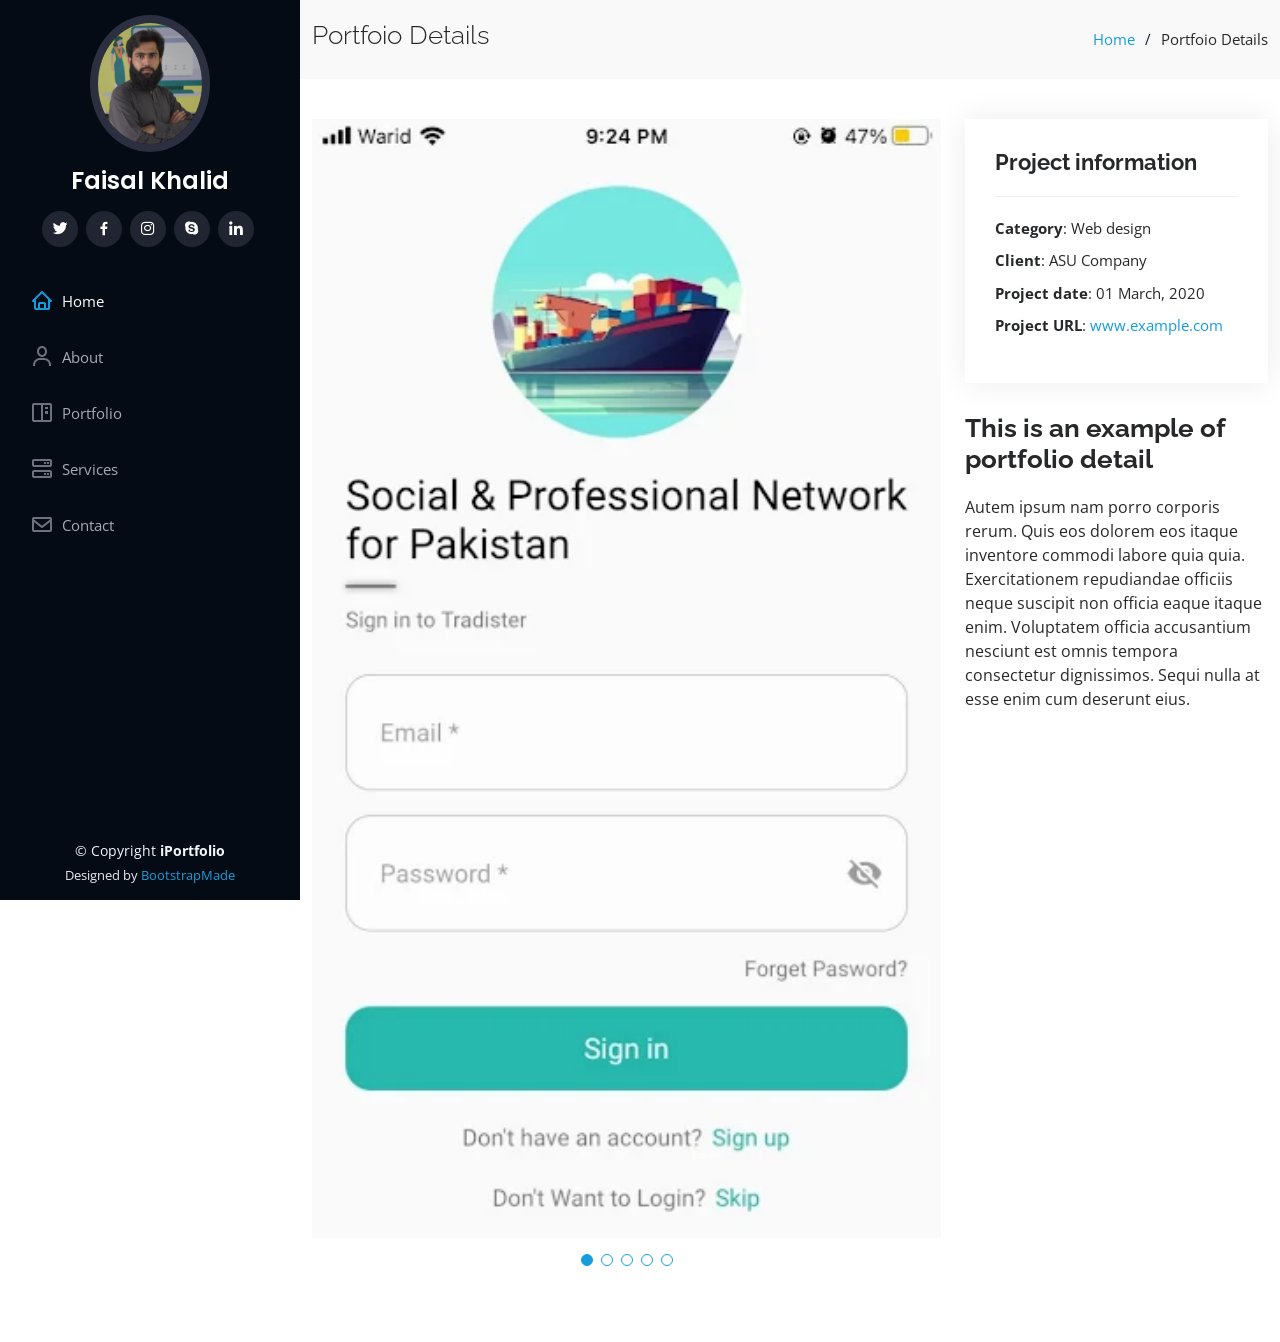
<file: projectDetails/tradister-details.html>
<!DOCTYPE html>
<html lang="en">

<head>
  <meta charset="utf-8">
  <meta content="width=device-width, initial-scale=1.0" name="viewport">

  <title>Portfolio Details - iPortfolio Bootstrap Template</title>
  <meta content="" name="description">
  <meta content="" name="keywords">

  <!-- Favicons -->
  <link href="../assets/img/favicon.png" rel="icon">
  <link href="../assets/img/apple-touch-icon.png" rel="apple-touch-icon">

  <!-- Google Fonts -->
  <link
    href="https://fonts.googleapis.com/css?family=Open+Sans:300,300i,400,400i,600,600i,700,700i|Raleway:300,300i,400,400i,500,500i,600,600i,700,700i|Poppins:300,300i,400,400i,500,500i,600,600i,700,700i"
    rel="stylesheet">

  <!-- Vendor CSS Files -->
  <link href="../assets/vendor/aos/aos.css" rel="stylesheet">
  <link href="../assets/vendor/bootstrap/css/bootstrap.min.css" rel="stylesheet">
  <link href="../assets/vendor/bootstrap-icons/bootstrap-icons.css" rel="stylesheet">
  <link href="../assets/vendor/boxicons/css/boxicons.min.css" rel="stylesheet">
  <link href="../assets/vendor/glightbox/css/glightbox.min.css" rel="stylesheet">
  <link href="../assets/vendor/swiper/swiper-bundle.min.css" rel="stylesheet">

  <!-- Template Main CSS File -->
  <link href="../assets/css/style.css" rel="stylesheet">

  <!-- =======================================================
  * Template Name: iPortfolio - v3.3.0
  * Template URL: https://bootstrapmade.com/iportfolio-bootstrap-portfolio-websites-template/
  * Author: BootstrapMade.com
  * License: https://bootstrapmade.com/license/
  ======================================================== -->
</head>

<body>

  <!-- ======= Mobile nav toggle button ======= -->
  <i class="bi bi-list mobile-nav-toggle d-xl-none"></i>

  <!-- ======= Header ======= -->
  <header id="header">
    <div class="d-flex flex-column">

      <div class="profile">
        <img src="../assets/img/profile-img.jpg" alt="" class="img-fluid rounded-circle">
        <h1 class="text-light"><a href="../index.html">Faisal Khalid</a></h1>
        <div class="social-links mt-3 text-center">
          <a href="#" class="twitter"><i class="bx bxl-twitter"></i></a>
          <a href="#" class="facebook"><i class="bx bxl-facebook"></i></a>
          <a href="#" class="instagram"><i class="bx bxl-instagram"></i></a>
          <a href="#" class="google-plus"><i class="bx bxl-skype"></i></a>
          <a href="#" class="linkedin"><i class="bx bxl-linkedin"></i></a>
        </div>
      </div>

      <nav id="navbar" class="nav-menu navbar">
        <ul>
          <li><a href="../index.html#hero" class="nav-link scrollto active"><i class="bx bx-home"></i> <span>Home</span></a></li>
          <li><a href="../index.html#about" class="nav-link scrollto"><i class="bx bx-user"></i> <span>About</span></a></li>
          <!-- <li><a href="../index.html#resume" class="nav-link scrollto"><i class="bx bx-file-blank"></i> <span>Resume</span></a></li> -->
          <li><a href="../index.html#portfolio" class="nav-link scrollto"><i class="bx bx-book-content"></i>
              <span>Portfolio</span></a></li>
          <li><a href="../index.html#services" class="nav-link scrollto"><i class="bx bx-server"></i> <span>Services</span></a></li>
          <li><a href="../index.html#contact" class="nav-link scrollto"><i class="bx bx-envelope"></i> <span>Contact</span></a></li>
        </ul>
      </nav><!-- .nav-menu -->
    </div>
  </header><!-- End Header -->

  <main id="main">

    <!-- ======= Breadcrumbs ======= -->
    <section id="breadcrumbs" class="breadcrumbs">
      <div class="container">

        <div class="d-flex justify-content-between align-items-center">
          <h2>Portfoio Details</h2>
          <ol>
            <li><a href="../index.html">Home</a></li>
            <li>Portfoio Details</li>
          </ol>
        </div>

      </div>
    </section><!-- End Breadcrumbs -->

    <!-- ======= Portfolio Details Section ======= -->
    <section id="portfolio-details" class="portfolio-details">
      <div class="container">

        <div class="row gy-4">

          <div class="col-lg-8">
            <div class="portfolio-details-slider swiper-container">
              <div class="swiper-wrapper align-items-center">

                <div class="swiper-slide">
                  <img src="../assets/img/tradister/2.webp" alt="">
                </div>
                <div class="swiper-slide">
                  <img src="../assets/img/tradister/3.webp" alt="">
                </div>
                <div class="swiper-slide">
                  <img src="../assets/img/tradister/4.webp" alt="">
                </div>
                <div class="swiper-slide">
                  <img src="../assets/img/tradister/5.webp" alt="">
                </div>
                <div class="swiper-slide">
                  <img src="../assets/img/tradister/6.webp" alt="">
                </div>

              </div>
              <div class="swiper-pagination"></div>
            </div>
          </div>

          <div class="col-lg-4">
            <div class="portfolio-info">
              <h3>Project information</h3>
              <ul>
                <li><strong>Category</strong>: Web design</li>
                <li><strong>Client</strong>: ASU Company</li>
                <li><strong>Project date</strong>: 01 March, 2020</li>
                <li><strong>Project URL</strong>: <a href="#">www.example.com</a></li>
              </ul>
            </div>
            <div class="portfolio-description">
              <h2>This is an example of portfolio detail</h2>
              <p>
                Autem ipsum nam porro corporis rerum. Quis eos dolorem eos itaque inventore commodi labore quia quia.
                Exercitationem repudiandae officiis neque suscipit non officia eaque itaque enim. Voluptatem officia
                accusantium nesciunt est omnis tempora consectetur dignissimos. Sequi nulla at esse enim cum deserunt
                eius.
              </p>
            </div>
          </div>

        </div>

      </div>
    </section><!-- End Portfolio Details Section -->

  </main><!-- End #main -->

  <!-- ======= Footer ======= -->
  <footer id="footer">
    <div class="container">
      <div class="copyright">
        &copy; Copyright <strong><span>iPortfolio</span></strong>
      </div>
      <div class="credits">
        <!-- All the links in the footer should remain intact. -->
        <!-- You can delete the links only if you purchased the pro version. -->
        <!-- Licensing information: https://bootstrapmade.com/license/ -->
        <!-- Purchase the pro version with working PHP/AJAX contact form: https://bootstrapmade.com/iportfolio-bootstrap-portfolio-websites-template/ -->
        Designed by <a href="https://bootstrapmade.com/">BootstrapMade</a>
      </div>
    </div>
  </footer><!-- End  Footer -->

  <a href="#" class="back-to-top d-flex align-items-center justify-content-center"><i
      class="bi bi-arrow-up-short"></i></a>

  <!-- Vendor JS Files -->
  <script src="../assets/vendor/aos/aos.js"></script>
  <script src="../assets/vendor/bootstrap/js/bootstrap.bundle.min.js"></script>
  <script src="../assets/vendor/glightbox/js/glightbox.min.js"></script>
  <script src="../assets/vendor/isotope-layout/isotope.pkgd.min.js"></script>
  <script src="../assets/vendor/php-email-form/validate.js"></script>
  <script src="../assets/vendor/purecounter/purecounter.js"></script>
  <script src="../assets/vendor/swiper/swiper-bundle.min.js"></script>
  <script src="../assets/vendor/typed.js/typed.min.js"></script>
  <script src="../assets/vendor/waypoints/noframework.waypoints.js"></script>

  <!-- Template Main JS File -->
  <script src="../assets/js/main.js"></script>

</body>

</html>
</file>
<file: assets/css/style.css>
/**
* Template Name: iPortfolio - v3.3.0
* Template URL: https://bootstrapmade.com/iportfolio-bootstrap-portfolio-websites-template/
* Author: BootstrapMade.com
* License: https://bootstrapmade.com/license/
*/

/*--------------------------------------------------------------
# General
--------------------------------------------------------------*/
body {
  font-family: "Open Sans", sans-serif;
  color: #272829;
}

a {
  color: #149ddd;
  text-decoration: none;
}

a:hover {
  color: #37b3ed;
  text-decoration: none;
}

h1, h2, h3, h4, h5, h6 {
  font-family: "Raleway", sans-serif;
}

/*--------------------------------------------------------------
# Back to top button
--------------------------------------------------------------*/
.back-to-top {
  position: fixed;
  visibility: hidden;
  opacity: 0;
  right: 15px;
  bottom: 15px;
  z-index: 996;
  background: #149ddd;
  width: 40px;
  height: 40px;
  border-radius: 50px;
  transition: all 0.4s;
}

.back-to-top i {
  font-size: 28px;
  color: #fff;
  line-height: 0;
}

.back-to-top:hover {
  background: #2eafec;
  color: #fff;
}

.back-to-top.active {
  visibility: visible;
  opacity: 1;
}

/*--------------------------------------------------------------
# Header
--------------------------------------------------------------*/
#header {
  position: fixed;
  top: 0;
  left: 0;
  bottom: 0;
  width: 300px;
  transition: all ease-in-out 0.5s;
  z-index: 9997;
  transition: all 0.5s;
  padding: 0 15px;
  background: #040b14;
  overflow-y: auto;
}

#header .profile img {
  margin: 15px auto;
  display: block;
  width: 120px;
  border: 8px solid #2c2f3f;
}

#header .profile h1 {
  font-size: 24px;
  margin: 0;
  padding: 0;
  font-weight: 600;
  -moz-text-align-last: center;
  text-align-last: center;
  font-family: "Poppins", sans-serif;
}

#header .profile h1 a, #header .profile h1 a:hover {
  color: #fff;
  text-decoration: none;
}

#header .profile .social-links a {
  font-size: 18px;
  display: inline-block;
  background: #212431;
  color: #fff;
  line-height: 1;
  padding: 8px 0;
  margin-right: 4px;
  border-radius: 50%;
  text-align: center;
  width: 36px;
  height: 36px;
  transition: 0.3s;
}

#header .profile .social-links a:hover {
  background: #149ddd;
  color: #fff;
  text-decoration: none;
}

#main {
  margin-left: 300px;
}

@media (max-width: 1199px) {
  #header {
    left: -300px;
  }
  #main {
    margin-left: 0;
  }
}

/*--------------------------------------------------------------
# Navigation Menu
--------------------------------------------------------------*/
/* Desktop Navigation */
.nav-menu {
  padding: 30px 0 0 0;
}

.nav-menu * {
  margin: 0;
  padding: 0;
  list-style: none;
}

.nav-menu > ul > li {
  position: relative;
  white-space: nowrap;
}

.nav-menu a, .nav-menu a:focus {
  display: flex;
  align-items: center;
  color: #a8a9b4;
  padding: 12px 15px;
  margin-bottom: 8px;
  transition: 0.3s;
  font-size: 15px;
}

.nav-menu a i, .nav-menu a:focus i {
  font-size: 24px;
  padding-right: 8px;
  color: #6f7180;
}

.nav-menu a:hover, .nav-menu .active, .nav-menu .active:focus, .nav-menu li:hover > a {
  text-decoration: none;
  color: #fff;
}

.nav-menu a:hover i, .nav-menu .active i, .nav-menu .active:focus i, .nav-menu li:hover > a i {
  color: #149ddd;
}

/* Mobile Navigation */
.mobile-nav-toggle {
  position: fixed;
  right: 15px;
  top: 15px;
  z-index: 9998;
  border: 0;
  font-size: 24px;
  transition: all 0.4s;
  outline: none !important;
  background-color: #149ddd;
  color: #fff;
  width: 40px;
  height: 40px;
  display: inline-flex;
  align-items: center;
  justify-content: center;
  line-height: 0;
  border-radius: 50px;
  cursor: pointer;
}

.mobile-nav-active {
  overflow: hidden;
}

.mobile-nav-active #header {
  left: 0;
}

/*--------------------------------------------------------------
# Hero Section
--------------------------------------------------------------*/
#hero {
  width: 100%;
  height: 100vh;
  background: url("../img/hero-bg.jpg") top center;
  background-size: cover;
}

#hero:before {
  content: "";
  background: rgba(5, 13, 24, 0.3);
  position: absolute;
  bottom: 0;
  top: 0;
  left: 0;
  right: 0;
  z-index: 1;
}

#hero .hero-container {
  position: relative;
  z-index: 2;
  min-width: 300px;
}

#hero h1 {
  margin: 0 0 10px 0;
  font-size: 64px;
  font-weight: 700;
  line-height: 56px;
  color: #fff;
}

#hero p {
  color: #fff;
  margin-bottom: 50px;
  font-size: 26px;
  font-family: "Poppins", sans-serif;
}

#hero p span {
  color: #fff;
  padding-bottom: 4px;
  letter-spacing: 1px;
  border-bottom: 3px solid #149ddd;
}

@media (min-width: 1024px) {
  #hero {
    background-attachment: fixed;
  }
}

@media (max-width: 768px) {
  #hero h1 {
    font-size: 28px;
    line-height: 36px;
  }
  #hero h2 {
    font-size: 18px;
    line-height: 24px;
    margin-bottom: 30px;
  }
}

/*--------------------------------------------------------------
# Sections General
--------------------------------------------------------------*/
section {
  padding: 60px 0;
  overflow: hidden;
}

.section-bg {
  background: #f5f8fd;
}

.section-title {
  padding-bottom: 30px;
}

.section-title h2 {
  font-size: 32px;
  font-weight: bold;
  margin-bottom: 20px;
  padding-bottom: 20px;
  position: relative;
  color: #173b6c;
}

.section-title h2::after {
  content: '';
  position: absolute;
  display: block;
  width: 50px;
  height: 3px;
  background: #149ddd;
  bottom: 0;
  left: 0;
}

.section-title p {
  margin-bottom: 0;
}

/*--------------------------------------------------------------
# About
--------------------------------------------------------------*/
.about .content h3 {
  font-weight: 700;
  font-size: 26px;
  color: #173b6c;
}

.about .content ul {
  list-style: none;
  padding: 0;
}

.about .content ul li {
  margin-bottom: 20px;
  display: flex;
  align-items: center;
}

.about .content ul strong {
  margin-right: 10px;
}

.about .content ul i {
  font-size: 16px;
  margin-right: 5px;
  color: #149ddd;
  line-height: 0;
}

.about .content p:last-child {
  margin-bottom: 0;
}

/*--------------------------------------------------------------
# Facts
--------------------------------------------------------------*/
.facts {
  padding-bottom: 30px;
}

.facts .count-box {
  padding: 30px;
  width: 100%;
}

.facts .count-box i {
  display: block;
  font-size: 44px;
  color: #149ddd;
  float: left;
  line-height: 0;
}

.facts .count-box span {
  font-size: 48px;
  line-height: 40px;
  display: block;
  font-weight: 700;
  color: #050d18;
  margin-left: 60px;
}

.facts .count-box p {
  padding: 15px 0 0 0;
  margin: 0 0 0 60px;
  font-family: "Raleway", sans-serif;
  font-size: 14px;
  color: #122f57;
}

.facts .count-box a {
  font-weight: 600;
  display: block;
  margin-top: 20px;
  color: #122f57;
  font-size: 15px;
  font-family: "Poppins", sans-serif;
  transition: ease-in-out 0.3s;
}

.facts .count-box a:hover {
  color: #1f5297;
}

/*--------------------------------------------------------------
# Akills
--------------------------------------------------------------*/
.skills .progress {
  height: 60px;
  display: block;
  background: none;
  border-radius: 0;
}

.skills .progress .skill {
  padding: 0;
  margin: 0 0 6px 0;
  text-transform: uppercase;
  display: block;
  font-weight: 600;
  font-family: "Poppins", sans-serif;
  color: #050d18;
}

.skills .progress .skill .val {
  float: right;
  font-style: normal;
}

.skills .progress-bar-wrap {
  background: #dce8f8;
  height: 10px;
}

.skills .progress-bar {
  width: 1px;
  height: 10px;
  transition: .9s;
  background-color: #149ddd;
}

/*--------------------------------------------------------------
# Resume
--------------------------------------------------------------*/
.resume .resume-title {
  font-size: 26px;
  font-weight: 700;
  margin-top: 20px;
  margin-bottom: 20px;
  color: #050d18;
}

.resume .resume-item {
  padding: 0 0 20px 20px;
  margin-top: -2px;
  border-left: 2px solid #1f5297;
  position: relative;
}

.resume .resume-item h4 {
  line-height: 18px;
  font-size: 18px;
  font-weight: 600;
  text-transform: uppercase;
  font-family: "Poppins", sans-serif;
  color: #050d18;
  margin-bottom: 10px;
}

.resume .resume-item h5 {
  font-size: 16px;
  background: #e4edf9;
  padding: 5px 15px;
  display: inline-block;
  font-weight: 600;
  margin-bottom: 10px;
}

.resume .resume-item ul {
  padding-left: 20px;
}

.resume .resume-item ul li {
  padding-bottom: 10px;
}

.resume .resume-item:last-child {
  padding-bottom: 0;
}

.resume .resume-item::before {
  content: "";
  position: absolute;
  width: 16px;
  height: 16px;
  border-radius: 50px;
  left: -9px;
  top: 0;
  background: #fff;
  border: 2px solid #1f5297;
}

/*--------------------------------------------------------------
# Portfolio
--------------------------------------------------------------*/
.portfolio .portfolio-item {
  margin-bottom: 30px;
}

.portfolio #portfolio-flters {
  padding: 0;
  margin: 0 auto 35px auto;
  list-style: none;
  text-align: center;
  background: #fff;
  border-radius: 50px;
  padding: 2px 15px;
}

.portfolio #portfolio-flters li {
  cursor: pointer;
  display: inline-block;
  padding: 10px 15px 8px 15px;
  font-size: 14px;
  font-weight: 600;
  line-height: 1;
  text-transform: uppercase;
  color: #272829;
  margin-bottom: 5px;
  transition: all 0.3s ease-in-out;
}

.portfolio #portfolio-flters li:hover, .portfolio #portfolio-flters li.filter-active {
  color: #149ddd;
}

.portfolio #portfolio-flters li:last-child {
  margin-right: 0;
}

.portfolio .portfolio-wrap {
  transition: 0.3s;
  position: relative;
  overflow: hidden;
  z-index: 1;
}

.portfolio .portfolio-wrap::before {
  content: "";
  background: rgba(255, 255, 255, 0.5);
  position: absolute;
  left: 0;
  right: 0;
  top: 0;
  bottom: 0;
  transition: all ease-in-out 0.3s;
  z-index: 2;
  opacity: 0;
}

.portfolio .portfolio-wrap .portfolio-links {
  opacity: 1;
  left: 0;
  right: 0;
  bottom: -60px;
  z-index: 3;
  position: absolute;
  transition: all ease-in-out 0.3s;
  display: flex;
  justify-content: center;
}

.portfolio .portfolio-wrap .portfolio-links a {
  color: #fff;
  font-size: 28px;
  text-align: center;
  background: rgba(20, 157, 221, 0.75);
  transition: 0.3s;
  width: 50%;
}

.portfolio .portfolio-wrap .portfolio-links a:hover {
  background: rgba(20, 157, 221, 0.95);
}

.portfolio .portfolio-wrap .portfolio-links a + a {
  border-left: 1px solid #37b3ed;
}

.portfolio .portfolio-wrap:hover::before {
  top: 0;
  left: 0;
  right: 0;
  bottom: 0;
  opacity: 1;
}

.portfolio .portfolio-wrap:hover .portfolio-links {
  opacity: 1;
  bottom: 0;
}

/*--------------------------------------------------------------
# Portfolio Details
--------------------------------------------------------------*/
.portfolio-details {
  padding-top: 40px;
}

.portfolio-details .portfolio-details-slider img {
  width: 100%;
}

.portfolio-details .portfolio-details-slider .swiper-pagination {
  margin-top: 20px;
  position: relative;
}

.portfolio-details .portfolio-details-slider .swiper-pagination .swiper-pagination-bullet {
  width: 12px;
  height: 12px;
  background-color: #fff;
  opacity: 1;
  border: 1px solid #149ddd;
}

.portfolio-details .portfolio-details-slider .swiper-pagination .swiper-pagination-bullet-active {
  background-color: #149ddd;
}

.portfolio-details .portfolio-info {
  padding: 30px;
  box-shadow: 0px 0 30px rgba(5, 13, 24, 0.08);
}

.portfolio-details .portfolio-info h3 {
  font-size: 22px;
  font-weight: 700;
  margin-bottom: 20px;
  padding-bottom: 20px;
  border-bottom: 1px solid #eee;
}

.portfolio-details .portfolio-info ul {
  list-style: none;
  padding: 0;
  font-size: 15px;
}

.portfolio-details .portfolio-info ul li + li {
  margin-top: 10px;
}

.portfolio-details .portfolio-description {
  padding-top: 30px;
}

.portfolio-details .portfolio-description h2 {
  font-size: 26px;
  font-weight: 700;
  margin-bottom: 20px;
}

.portfolio-details .portfolio-description p {
  padding: 0;
}

/*--------------------------------------------------------------
# Services
--------------------------------------------------------------*/
.services .icon-box {
  margin-bottom: 20px;
}

.services .icon {
  float: left;
  display: flex;
  align-items: center;
  justify-content: center;
  width: 54px;
  height: 54px;
  background: #149ddd;
  border-radius: 50%;
  transition: 0.5s;
  border: 1px solid #149ddd;
}

.services .icon i {
  color: #fff;
  font-size: 24px;
  line-height: 0;
}

.services .icon-box:hover .icon {
  background: #fff;
}

.services .icon-box:hover .icon i {
  color: #149ddd;
}

.services .title {
  margin-left: 80px;
  font-weight: 700;
  margin-bottom: 15px;
  font-size: 18px;
}

.services .title a {
  color: #343a40;
}

.services .title a:hover {
  color: #149ddd;
}

.services .description {
  margin-left: 80px;
  line-height: 24px;
  font-size: 14px;
}

/*--------------------------------------------------------------
# Testimonials
--------------------------------------------------------------*/
.testimonials .testimonial-item {
  box-sizing: content-box;
  text-align: center;
  min-height: 320px;
}

.testimonials .testimonial-item .testimonial-img {
  width: 90px;
  border-radius: 50%;
  margin: 0 auto;
}

.testimonials .testimonial-item h3 {
  font-size: 18px;
  font-weight: bold;
  margin: 10px 0 5px 0;
  color: #111;
}

.testimonials .testimonial-item h4 {
  font-size: 14px;
  color: #999;
  margin: 0;
}

.testimonials .testimonial-item .quote-icon-left, .testimonials .testimonial-item .quote-icon-right {
  color: #c3e8fa;
  font-size: 26px;
}

.testimonials .testimonial-item .quote-icon-left {
  display: inline-block;
  left: -5px;
  position: relative;
}

.testimonials .testimonial-item .quote-icon-right {
  display: inline-block;
  right: -5px;
  position: relative;
  top: 10px;
}

.testimonials .testimonial-item p {
  font-style: italic;
  margin: 0 15px 15px 15px;
  padding: 20px;
  background: #fff;
  position: relative;
  margin-bottom: 35px;
  border-radius: 6px;
  box-shadow: 0px 2px 15px rgba(0, 0, 0, 0.1);
}

.testimonials .testimonial-item p::after {
  content: "";
  width: 0;
  height: 0;
  border-top: 20px solid #fff;
  border-right: 20px solid transparent;
  border-left: 20px solid transparent;
  position: absolute;
  bottom: -20px;
  left: calc(50% - 20px);
}

.testimonials .swiper-pagination {
  margin-top: 20px;
  position: relative;
}

.testimonials .swiper-pagination .swiper-pagination-bullet {
  width: 12px;
  height: 12px;
  background-color: #fff;
  opacity: 1;
  border: 1px solid #149ddd;
}

.testimonials .swiper-pagination .swiper-pagination-bullet-active {
  background-color: #149ddd;
}

/*--------------------------------------------------------------
# Contact
--------------------------------------------------------------*/
.contact {
  padding-bottom: 130px;
}

.contact .info {
  padding: 30px;
  background: #fff;
  width: 100%;
  box-shadow: 0 0 24px 0 rgba(0, 0, 0, 0.12);
}

.contact .info i {
  font-size: 20px;
  color: #149ddd;
  float: left;
  width: 44px;
  height: 44px;
  background: #dff3fc;
  display: flex;
  justify-content: center;
  align-items: center;
  border-radius: 50px;
  transition: all 0.3s ease-in-out;
}

.contact .info h4 {
  padding: 0 0 0 60px;
  font-size: 22px;
  font-weight: 600;
  margin-bottom: 5px;
  color: #050d18;
}

.contact .info p {
  padding: 0 0 10px 60px;
  margin-bottom: 20px;
  font-size: 14px;
  color: #173b6c;
}

.contact .info .email p {
  padding-top: 5px;
}

.contact .info .social-links {
  padding-left: 60px;
}

.contact .info .social-links a {
  font-size: 18px;
  display: inline-block;
  background: #333;
  color: #fff;
  line-height: 1;
  padding: 8px 0;
  border-radius: 50%;
  text-align: center;
  width: 36px;
  height: 36px;
  transition: 0.3s;
  margin-right: 10px;
}

.contact .info .social-links a:hover {
  background: #149ddd;
  color: #fff;
}

.contact .info .email:hover i, .contact .info .address:hover i, .contact .info .phone:hover i {
  background: #149ddd;
  color: #fff;
}

.contact .php-email-form {
  width: 100%;
  padding: 30px;
  background: #fff;
  box-shadow: 0 0 24px 0 rgba(0, 0, 0, 0.12);
}

.contact .php-email-form .form-group {
  padding-bottom: 8px;
}

.contact .php-email-form .validate {
  display: none;
  color: red;
  margin: 0 0 15px 0;
  font-weight: 400;
  font-size: 13px;
}

.contact .php-email-form .error-message {
  display: none;
  color: #fff;
  background: #ed3c0d;
  text-align: left;
  padding: 15px;
  font-weight: 600;
}

.contact .php-email-form .error-message br + br {
  margin-top: 25px;
}

.contact .php-email-form .sent-message {
  display: none;
  color: #fff;
  background: #18d26e;
  text-align: center;
  padding: 15px;
  font-weight: 600;
}

.contact .php-email-form .loading {
  display: none;
  background: #fff;
  text-align: center;
  padding: 15px;
}

.contact .php-email-form .loading:before {
  content: "";
  display: inline-block;
  border-radius: 50%;
  width: 24px;
  height: 24px;
  margin: 0 10px -6px 0;
  border: 3px solid #18d26e;
  border-top-color: #eee;
  -webkit-animation: animate-loading 1s linear infinite;
  animation: animate-loading 1s linear infinite;
}

.contact .php-email-form .form-group {
  margin-bottom: 15px;
}

.contact .php-email-form label {
  padding-bottom: 8px;
}

.contact .php-email-form input, .contact .php-email-form textarea {
  border-radius: 0;
  box-shadow: none;
  font-size: 14px;
}

.contact .php-email-form input {
  height: 44px;
}

.contact .php-email-form textarea {
  padding: 10px 15px;
}

.contact .php-email-form button[type="submit"] {
  background: #149ddd;
  border: 0;
  padding: 10px 24px;
  color: #fff;
  transition: 0.4s;
  border-radius: 4px;
}

.contact .php-email-form button[type="submit"]:hover {
  background: #37b3ed;
}

@-webkit-keyframes animate-loading {
  0% {
    transform: rotate(0deg);
  }
  100% {
    transform: rotate(360deg);
  }
}

@keyframes animate-loading {
  0% {
    transform: rotate(0deg);
  }
  100% {
    transform: rotate(360deg);
  }
}

/*--------------------------------------------------------------
# Breadcrumbs
--------------------------------------------------------------*/
.breadcrumbs {
  padding: 20px 0;
  background: #f9f9f9;
}

.breadcrumbs h2 {
  font-size: 26px;
  font-weight: 300;
}

.breadcrumbs ol {
  display: flex;
  flex-wrap: wrap;
  list-style: none;
  padding: 0;
  margin: 0;
  font-size: 15px;
}

.breadcrumbs ol li + li {
  padding-left: 10px;
}

.breadcrumbs ol li + li::before {
  display: inline-block;
  padding-right: 10px;
  color: #0e2442;
  content: "/";
}

@media (max-width: 768px) {
  .breadcrumbs .d-flex {
    display: block !important;
  }
  .breadcrumbs ol {
    display: block;
  }
  .breadcrumbs ol li {
    display: inline-block;
  }
}

/*--------------------------------------------------------------
# Footer
--------------------------------------------------------------*/
#footer {
  padding: 15px;
  color: #f4f6fd;
  font-size: 14px;
  position: fixed;
  left: 0;
  bottom: 0;
  width: 300px;
  z-index: 9999;
  background: #040b14;
}

#footer .copyright {
  text-align: center;
}

#footer .credits {
  padding-top: 5px;
  text-align: center;
  font-size: 13px;
  color: #eaebf0;
}

@media (max-width: 1199px) {
  #footer {
    position: static;
    width: auto;
    padding-right: 20px 15px;
  }
}
</file>
